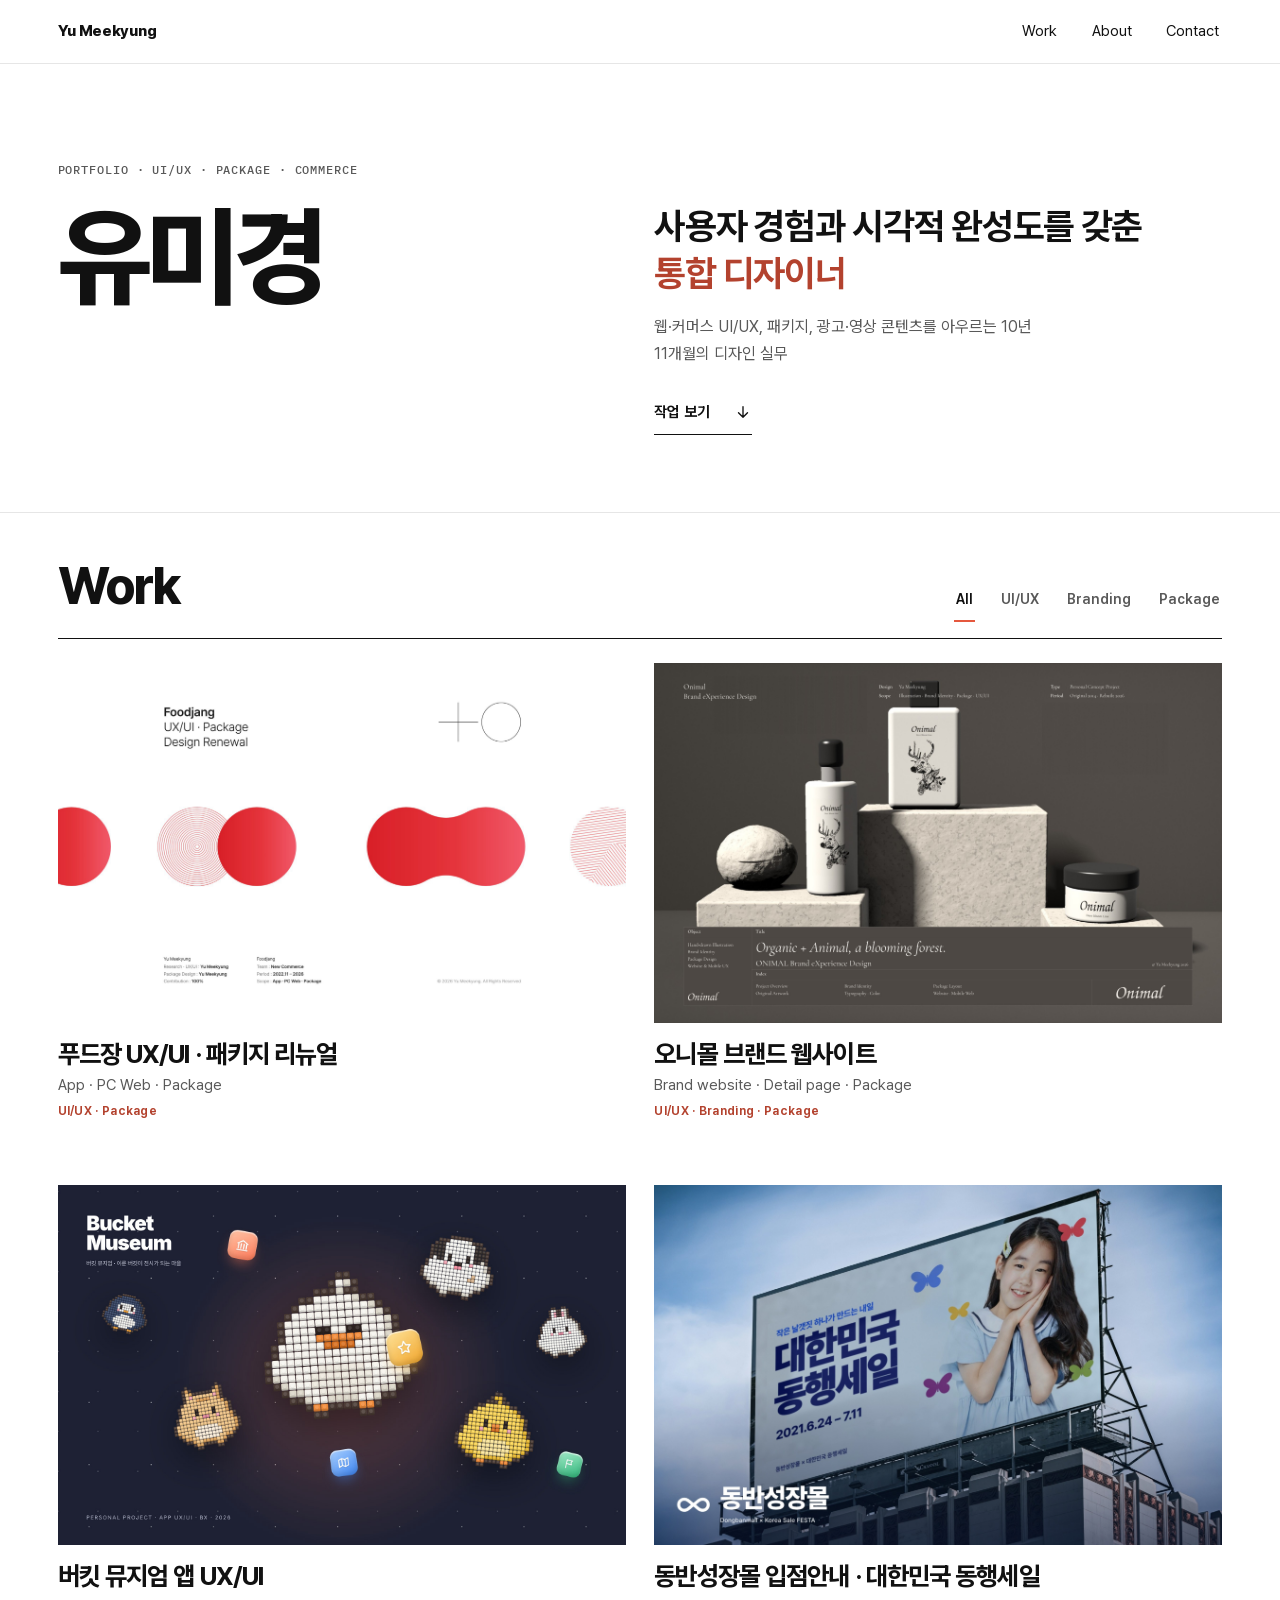
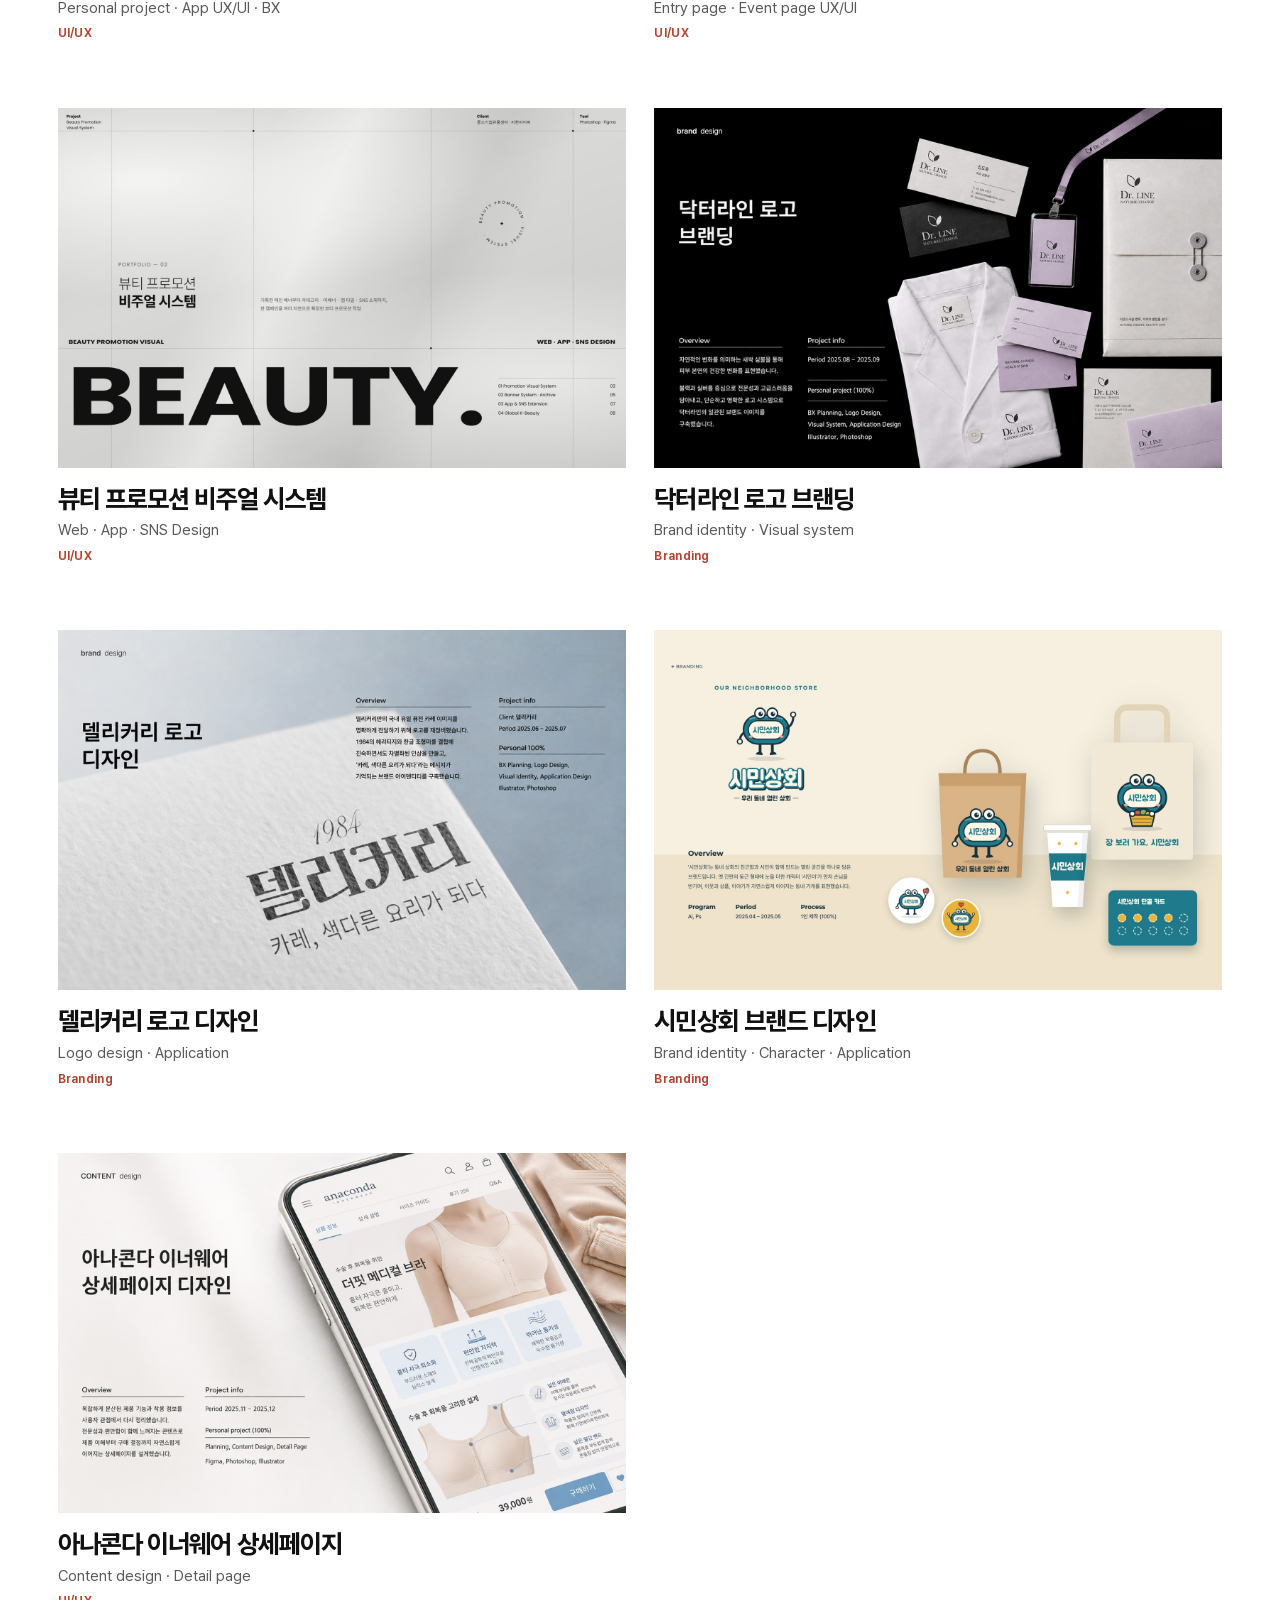
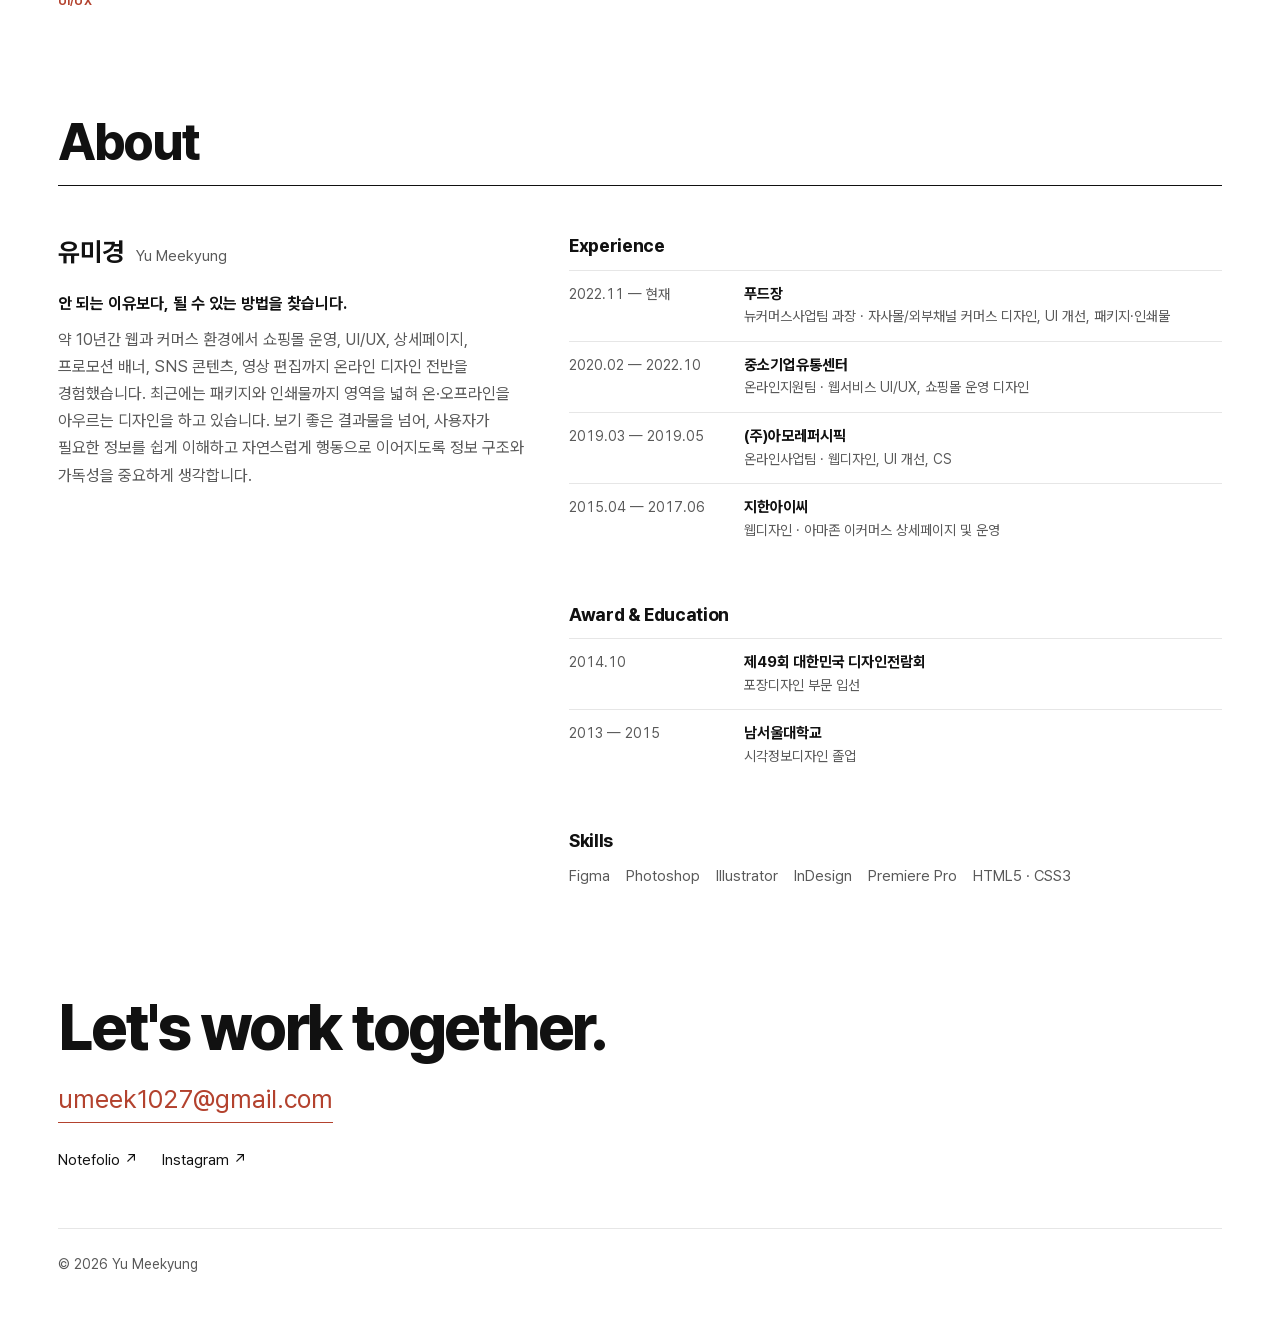
<file: index.html>
<!doctype html>
<html lang="ko">
<head>
  <meta charset="utf-8" />
  <meta name="viewport" content="width=device-width, initial-scale=1" />
  <title>유미경 — Portfolio</title>
  <meta name="description" content="UI/UX · Web · Branding · Package 디자이너 유미경 포트폴리오" />
  <meta property="og:title" content="유미경 — Portfolio" />
  <meta property="og:description" content="UI/UX · Web · Branding · Package 디자이너 유미경 포트폴리오" />
  <link rel="preconnect" href="https://fonts.googleapis.com" />
  <link rel="preconnect" href="https://fonts.gstatic.com" crossorigin />
  <link rel="stylesheet" href="https://fonts.googleapis.com/css2?family=IBM+Plex+Mono:wght@400;500&display=swap" />
  <link rel="stylesheet" href="css/style.css?v=editorial-20261118" />
</head>
<body>
  <header class="nav">
    <div class="wrap nav-inner">
      <a href="./" class="logo" data-name-en></a>
      <nav aria-label="포트폴리오">
        <a href="#work">Work</a>
        <a href="#about">About</a>
        <a href="#contact">Contact</a>
      </nav>
    </div>
  </header>

  <main>
    <section class="hero" aria-labelledby="intro-title">
      <div class="wrap hero-in">
        <p class="hero-eyebrow" data-hero-eyebrow></p>
        <h1 id="intro-title" class="hero-name" data-name></h1>
        <div class="hero-copy">
          <p class="hero-lead"><span data-hero-lead></span> <span class="hero-accent" data-hero-accent></span></p>
          <p class="hero-sub" data-hero-sub></p>
          <a href="#work" class="hero-scroll">
            작업 보기
            <svg viewBox="0 0 24 24" fill="none" stroke="currentColor" stroke-width="1.8" stroke-linecap="round" stroke-linejoin="round" aria-hidden="true"><path d="M12 5v14M6 13l6 6 6-6"/></svg>
          </a>
        </div>
      </div>
    </section>

    <section id="work" class="wrap">
      <div class="section-head">
        <h2>Work</h2>
        <div class="filters" role="group" aria-label="프로젝트 분류"></div>
      </div>
      <ul class="grid"></ul>
    </section>

    <section id="about" class="wrap about">
      <h2>About</h2>
      <div class="about-body">
        <div>
          <p class="about-name"><strong data-name></strong> <span data-name-en></span></p>
          <p class="motto" data-motto></p>
          <p data-about></p>
          <a class="btn" data-resume target="_blank" rel="noopener">이력서 PDF</a>
        </div>
        <div>
          <h3>Experience</h3>
          <ul class="exp"></ul>
          <h3>Award &amp; Education</h3>
          <ul class="exp edu"></ul>
          <h3>Skills</h3>
          <ul class="skills"></ul>
        </div>
      </div>
    </section>

    <section id="contact" class="wrap contact">
      <h2>Let's work together.</h2>
      <a class="mail" data-email></a>
      <ul class="links"></ul>
    </section>
  </main>

  <footer class="wrap footer">© <span data-year></span> <span data-name-en></span></footer>

  <script src="js/data.js?v=editorial-20261118"></script>
  <script src="js/main.js?v=editorial-20261118"></script>
</body>
</html>
</file>
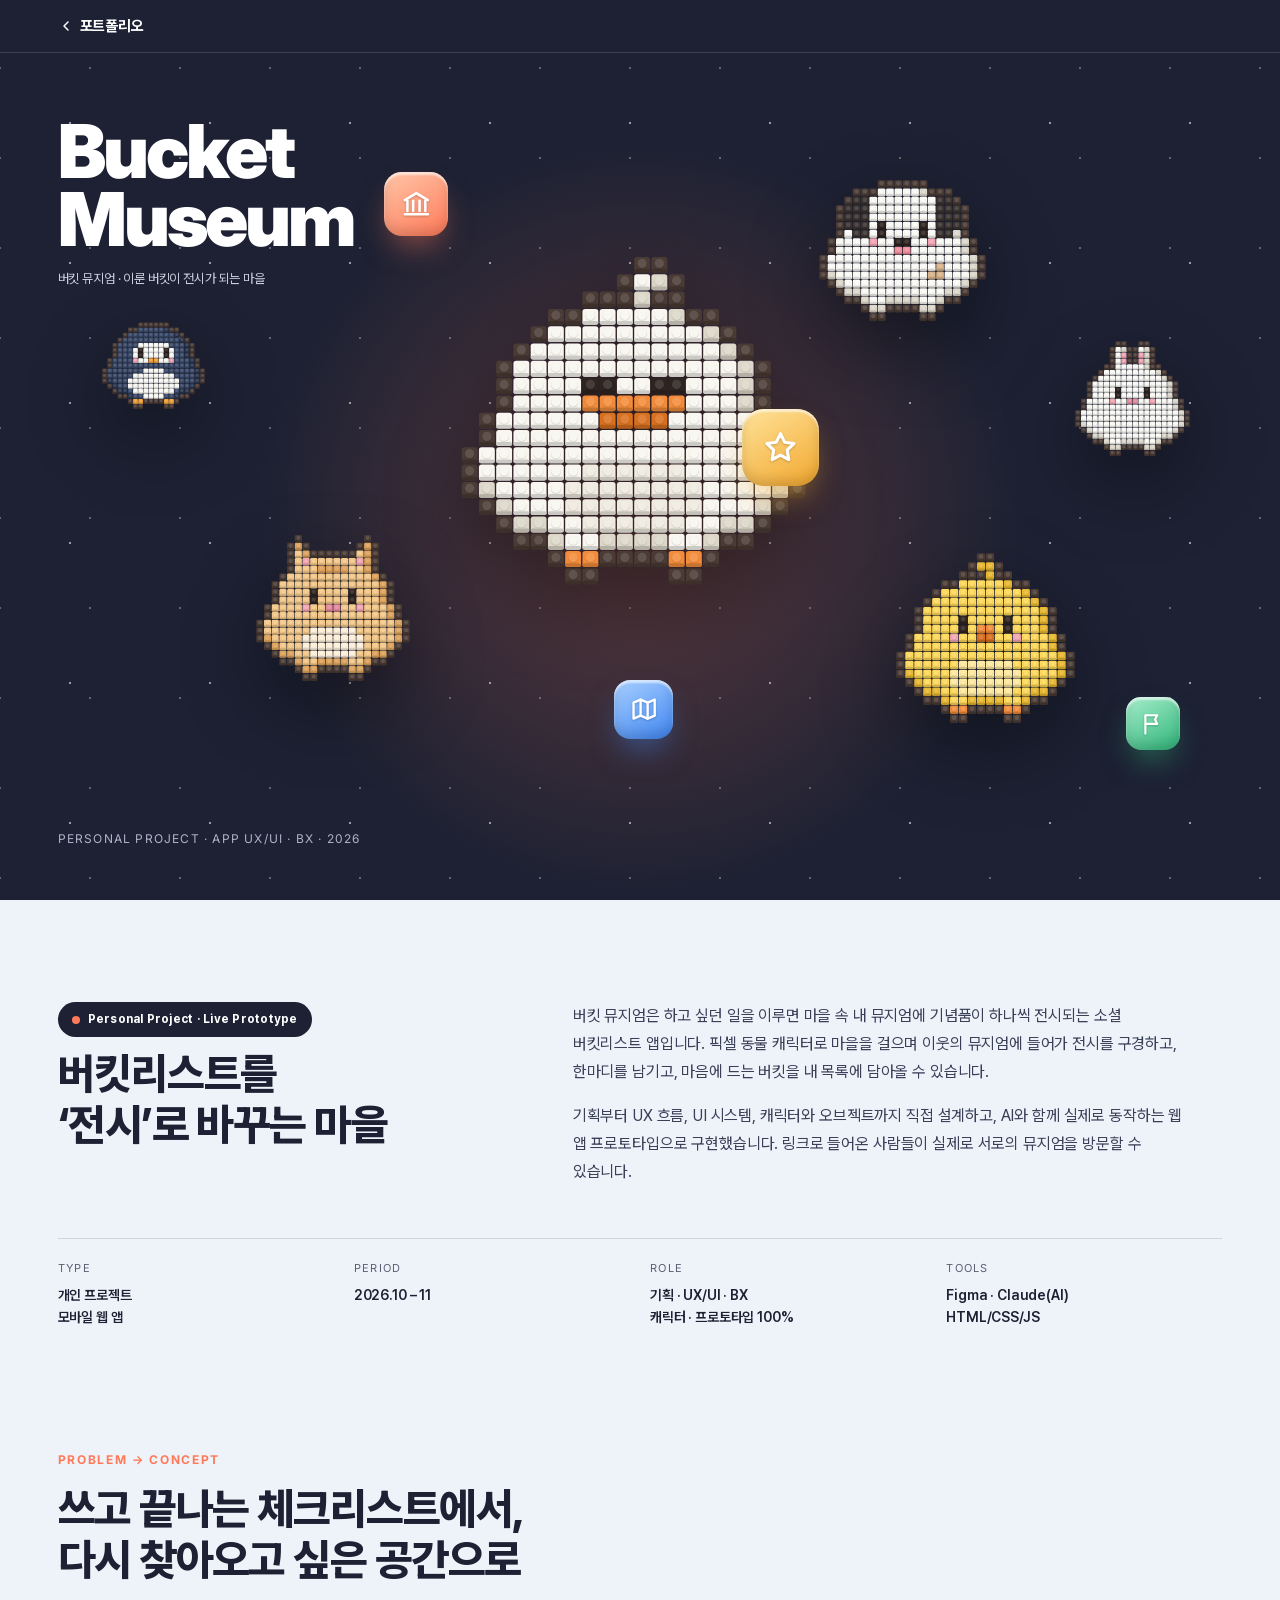
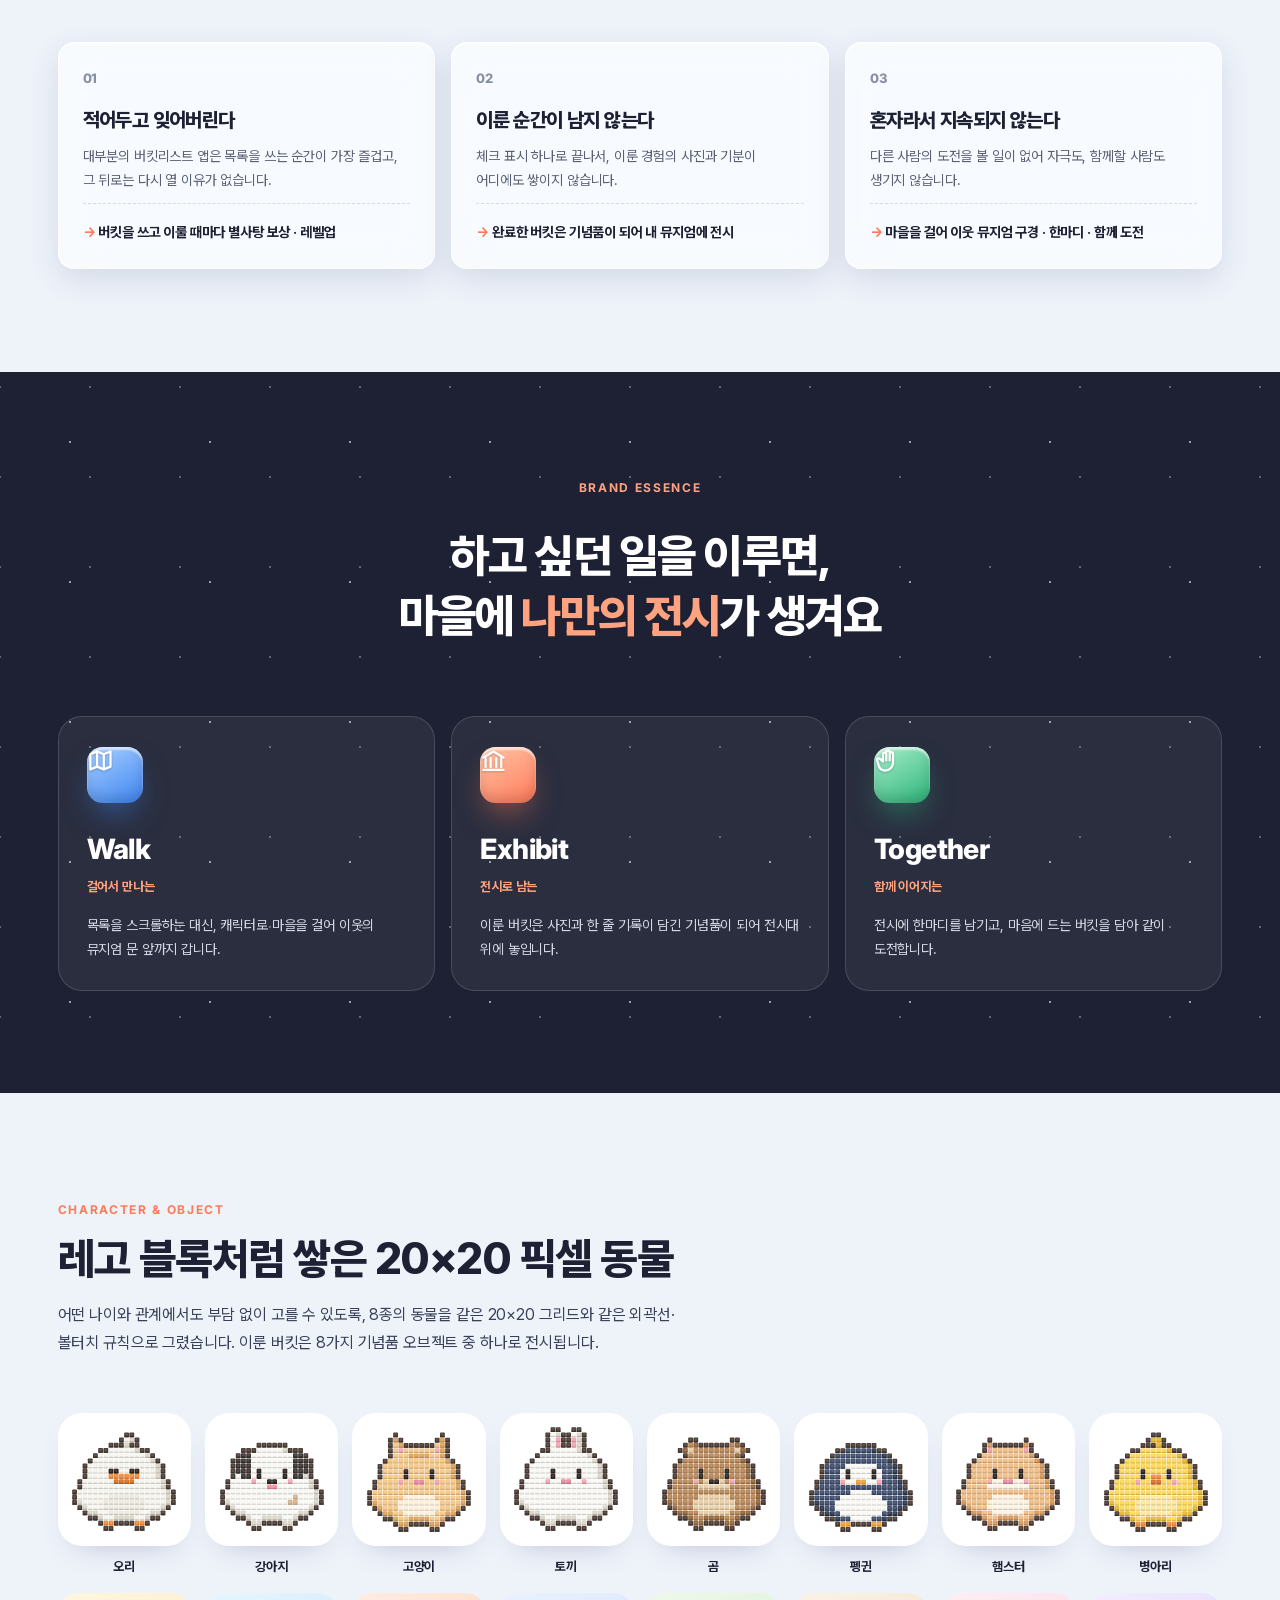
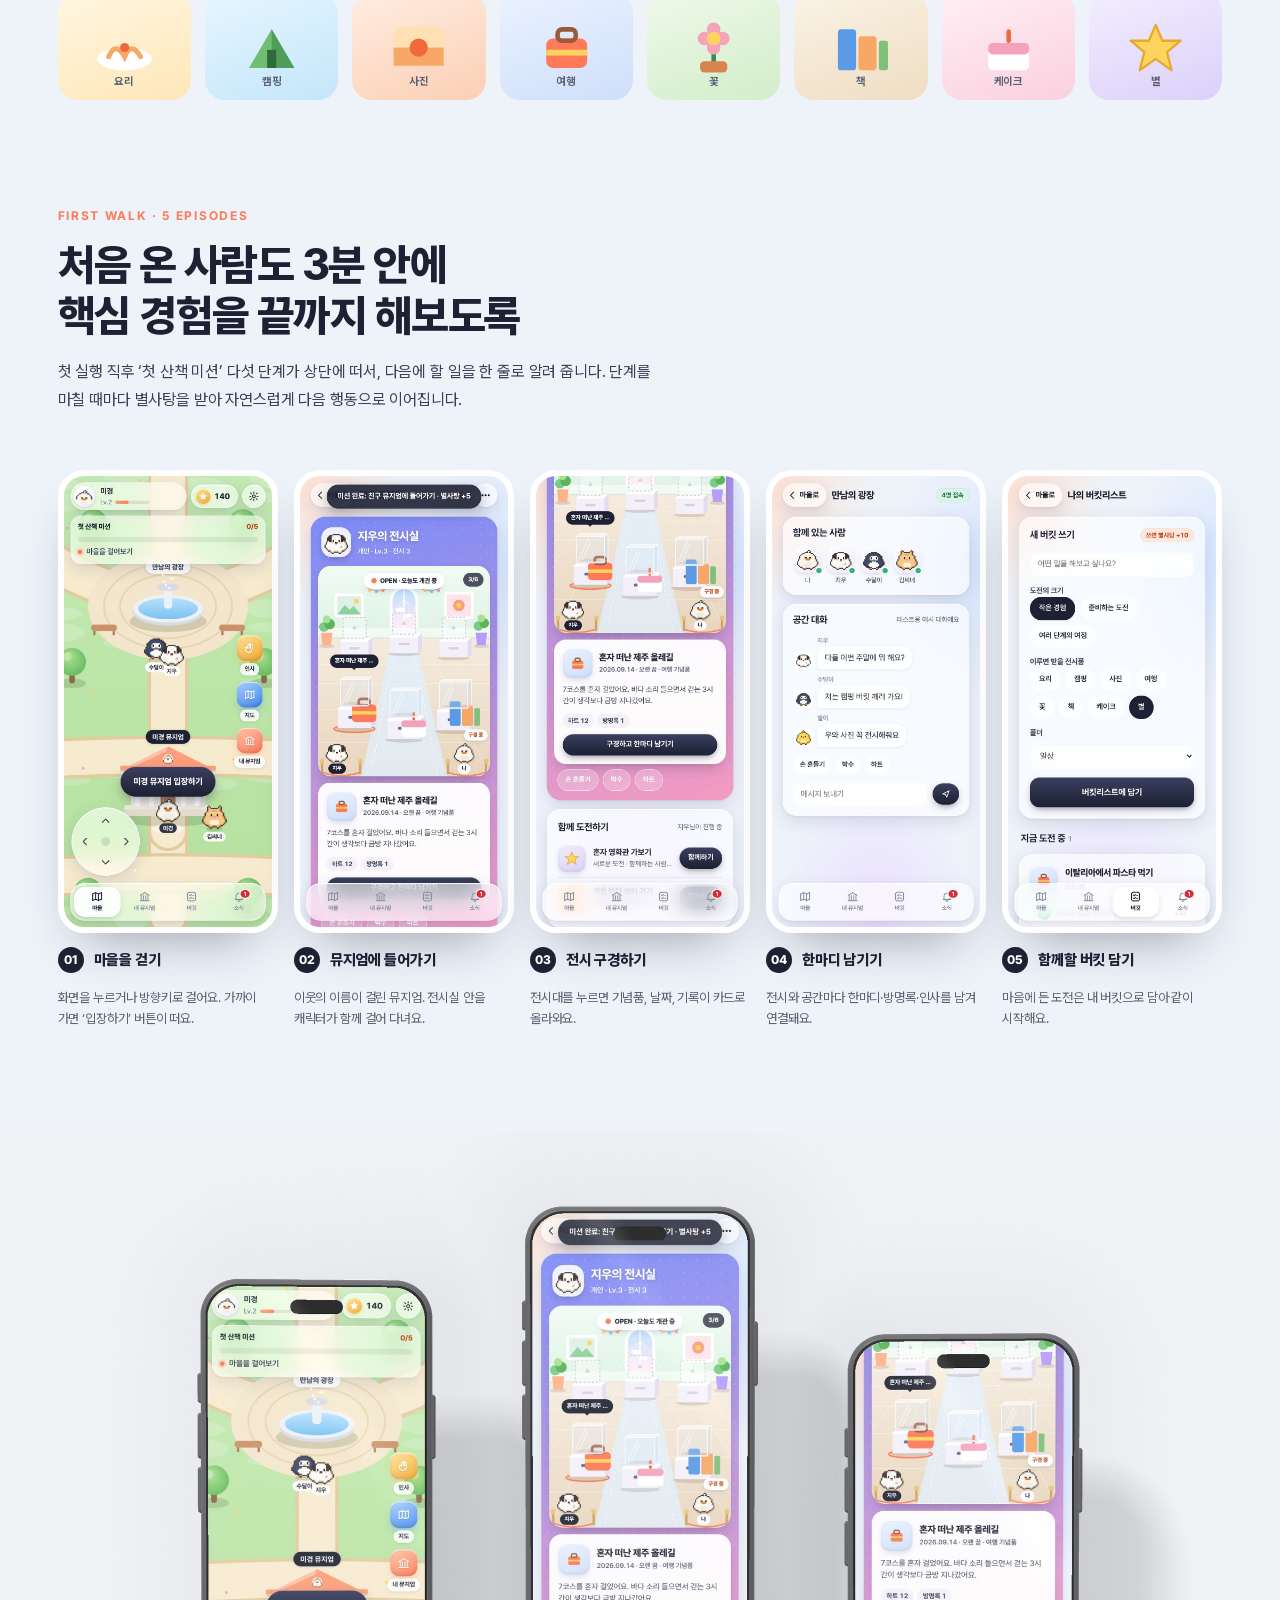
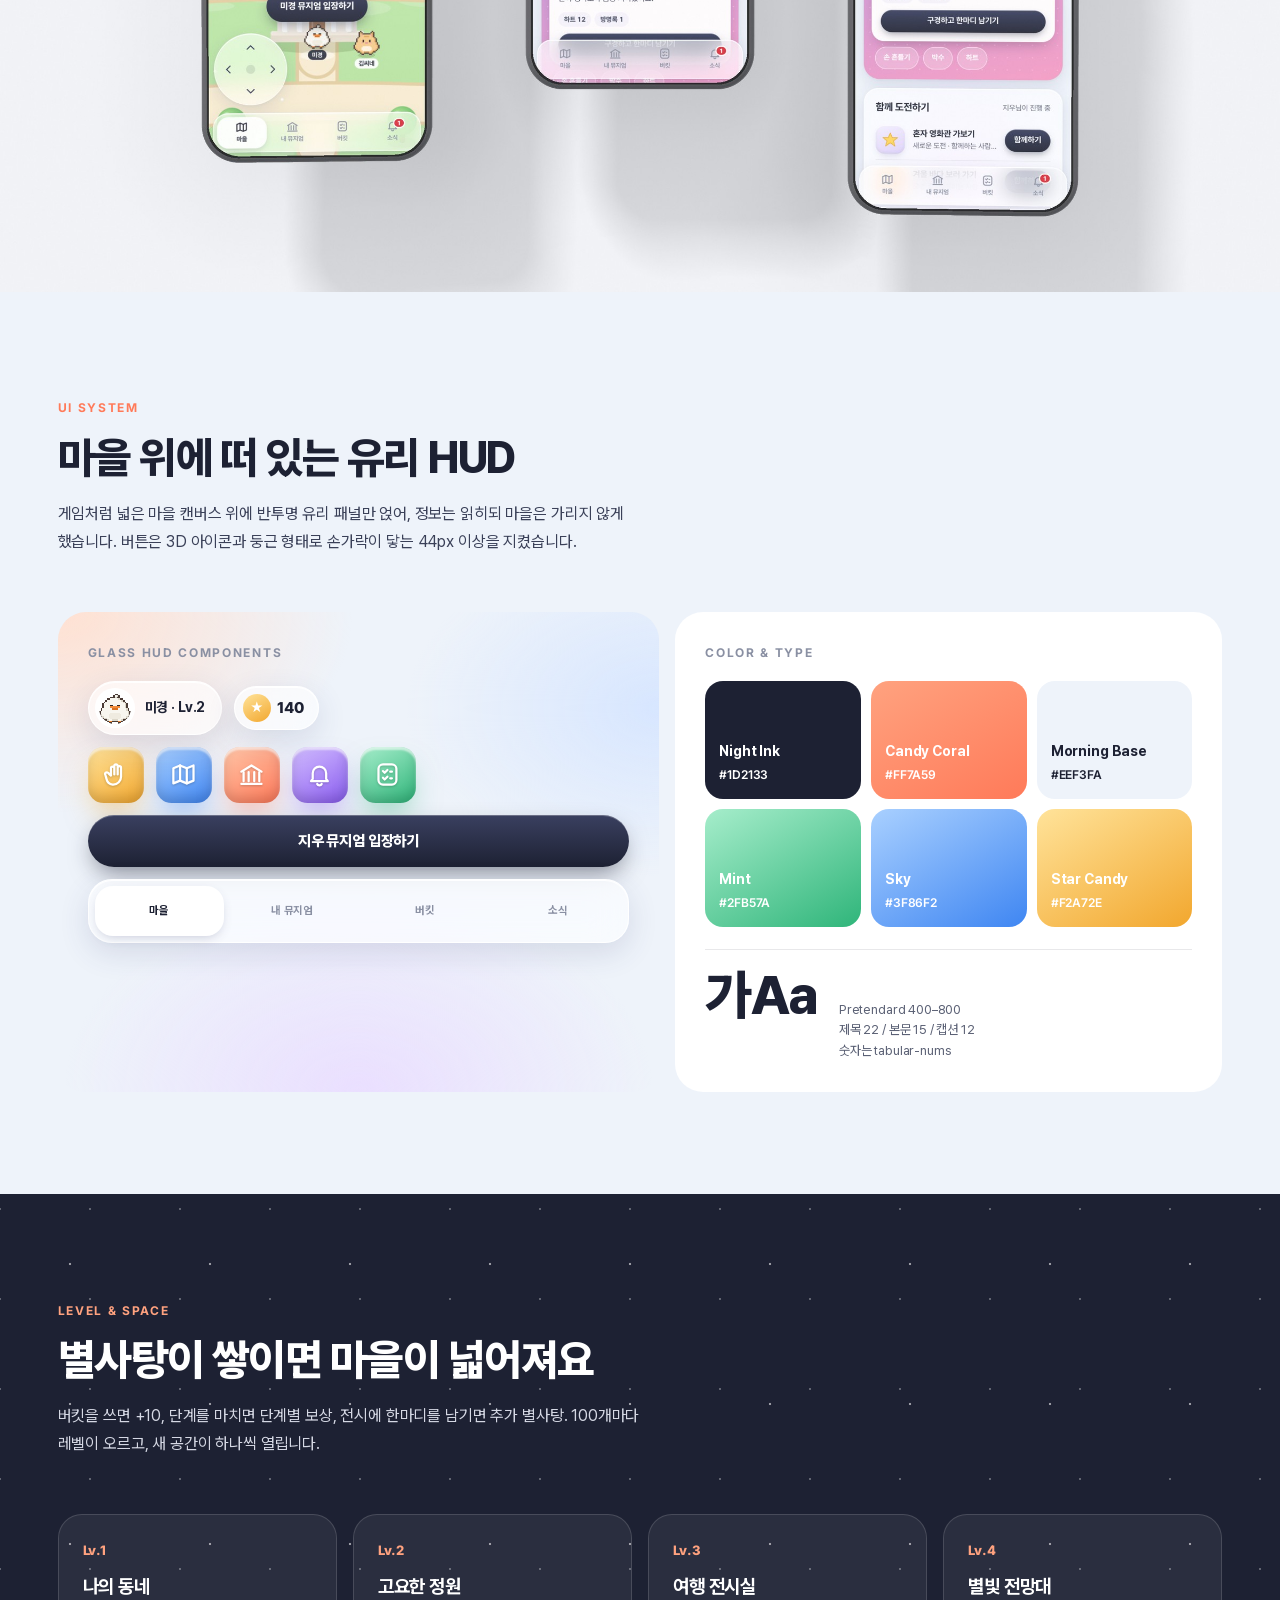
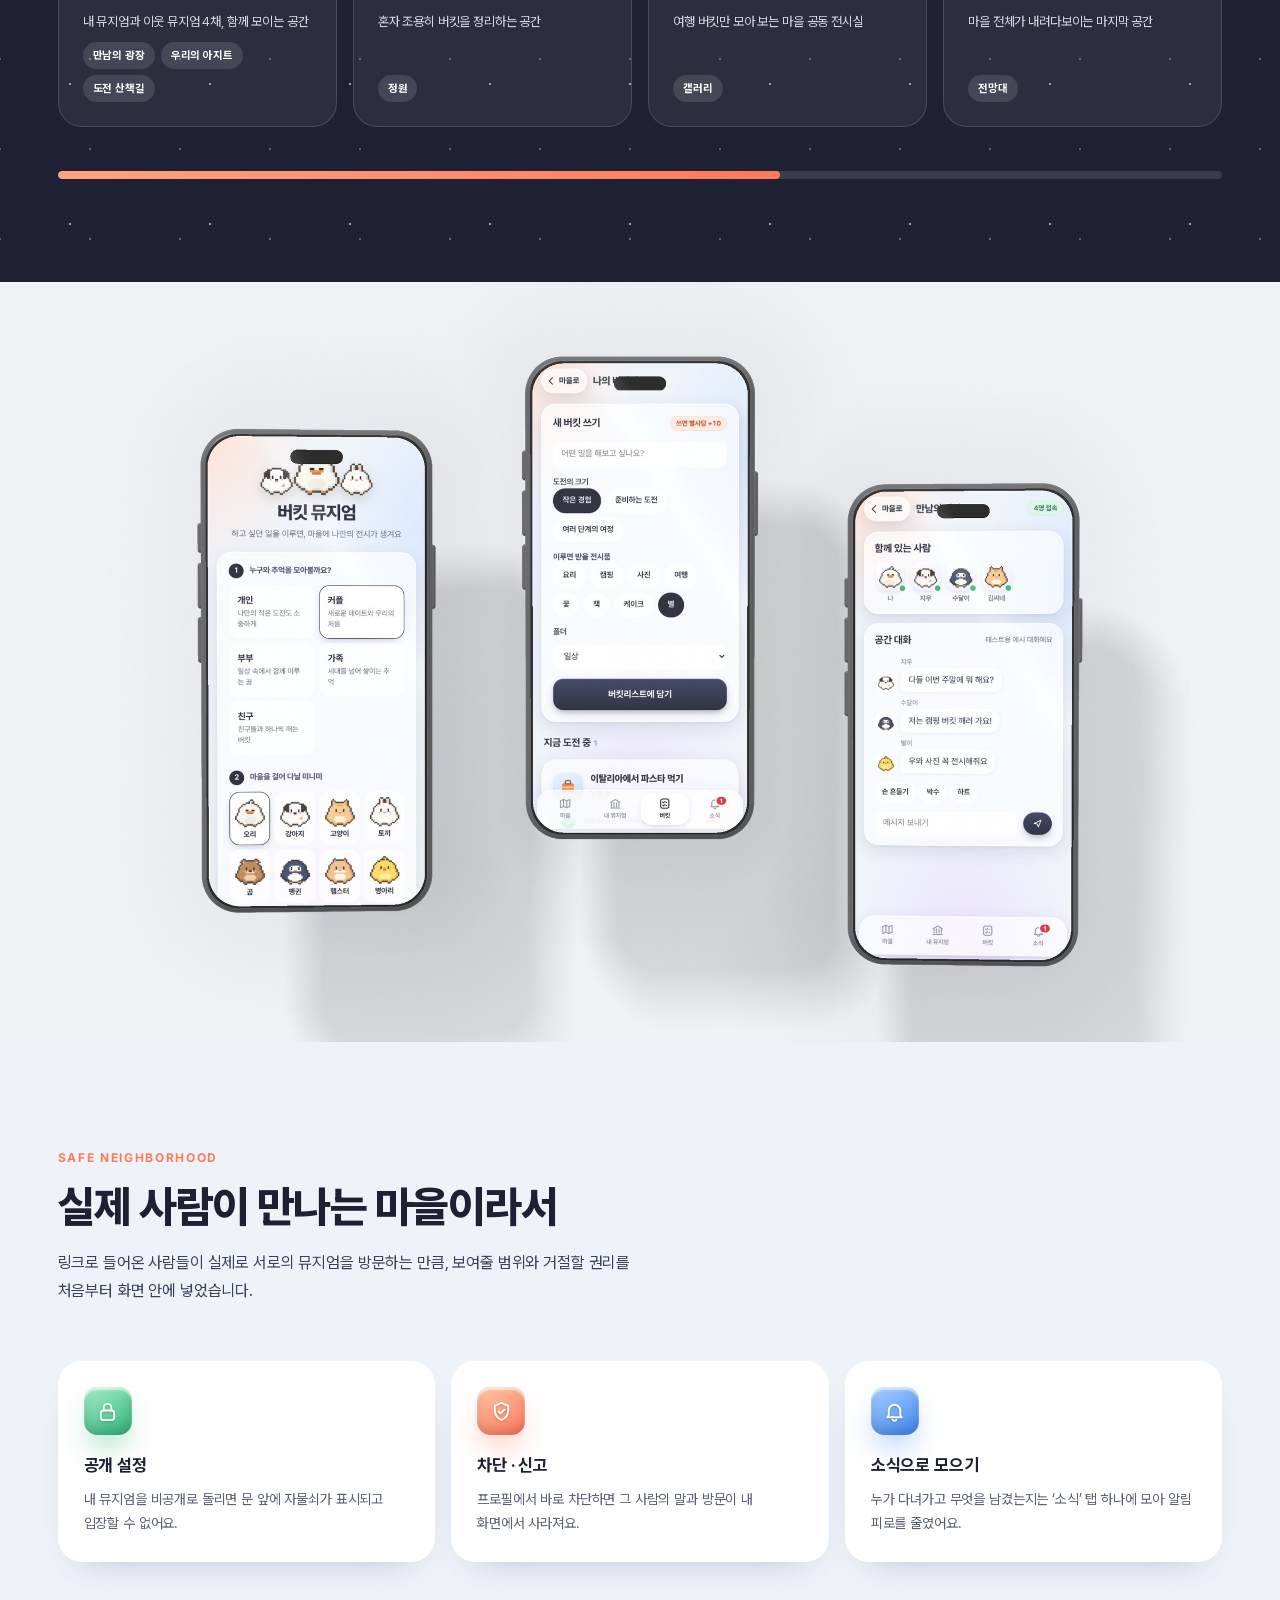
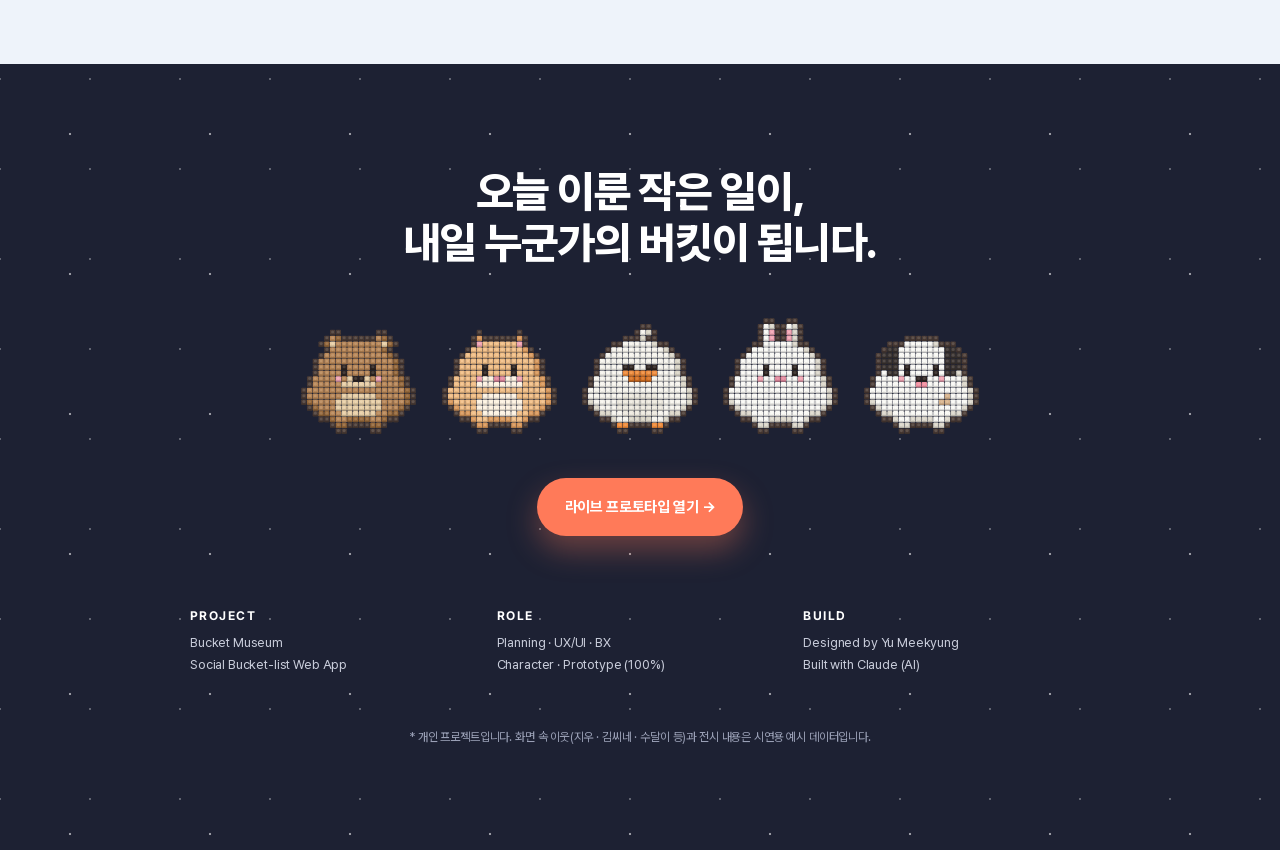
<file: works/bucket-museum/index.html>
<!doctype html><html lang="ko"><head><meta charset=utf8><meta name=viewport content="width=device-width,initial-scale=1,viewport-fit=cover"><style>:root{color-scheme:light;box-sizing:border-box;padding-top:env(safe-area-inset-top,0px);padding-bottom:env(safe-area-inset-bottom,0px)}html{scroll-padding-top:env(safe-area-inset-top,0px)}body{margin:0;padding:0;font:14px -apple-system,BlinkMacSystemFont,sans-serif;background:#fff;color:#000}img{max-width:100%}[hidden]:not([hidden=until-found i]){display:none!important}</style>
<title>Bucket Museum 앱 UX/UI — 유미경</title>
<meta name="claude:viewport-fit-sides" content="cover">
<link rel="preconnect" href="https://fonts.googleapis.com">
<link rel="preconnect" href="https://fonts.gstatic.com" crossorigin>
<link rel="stylesheet" href="https://fonts.googleapis.com/css2?family=Inter:wght@300;400;500;600;700;800;900&family=Noto+Sans+KR:wght@300;400;500;700;800&display=swap">
<style>
@font-face{font-family:"Pretendard Variable";src:url("../../assets/fonts/PretendardVariable.woff2") format("woff2");font-weight:45 920;font-style:normal;font-display:swap}
:root{
  --navy:#1D2133; --navy2:#252A40; --ink:#1D2133; --ink2:#3A4058; --mute:#5B6175; --faint:#8A90A3;
  --base:#EEF3FA; --base2:#F6F8FC; --coral:#FF7A59; --coral2:#FFA27F; --mint:#2FB57A; --sky:#3F86F2; --lav:#8A5CF0; --sun:#F2A72E;
  --f:"Pretendard Variable","Pretendard","Noto Sans KR","Apple SD Gothic Neo",sans-serif; --en:"Inter","Pretendard Variable",Arial,sans-serif;
  --gut:max(clamp(20px,4.5vw,64px),env(safe-area-inset-left,0px));
  --gutR:max(clamp(20px,4.5vw,64px),env(safe-area-inset-right,0px));
  --max:1280px; --space-section:clamp(64px,8vw,112px);
  --rail:max(var(--gut),calc((100% - var(--max))/2));
  color-scheme:light;
}
*{box-sizing:border-box}
html{scroll-behavior:smooth}
body{margin:0;background:var(--base);color:var(--ink);font-family:var(--f);font-size:15px;line-height:1.75;letter-spacing:-.01em;-webkit-font-smoothing:antialiased;word-break:keep-all;overflow-x:clip}
img{display:block;max-width:100%;height:auto}
p{margin:0}
.wrap{width:min(calc(100% - var(--gut) - var(--gutR)),var(--max));margin-inline:auto}
.sec{padding-block:var(--space-section)}
.pf-nav{position:sticky;top:env(safe-area-inset-top,0px);z-index:50;background:var(--navy);color:#fff;border-bottom:1px solid rgba(255,255,255,.14)}
.pf-back{display:inline-flex;align-items:center;gap:6px;min-height:52px;color:inherit;font-weight:700;text-decoration:none}
.pf-back svg{width:16px;height:16px}
.pf-back:hover{color:var(--coral2)}
a:focus-visible{outline:2px solid currentColor;outline-offset:4px}
.lab{font-family:var(--en);font-weight:700;font-size:12px;letter-spacing:.14em;text-transform:uppercase;color:var(--coral)}
.h2{margin:12px 0 0;font-family:var(--f);font-weight:800;font-size:clamp(32px,3.4vw,52px);line-height:1.17;letter-spacing:-.035em;text-wrap:balance}
.lead{margin-top:16px;color:var(--ink2);font-size:clamp(16px,1.25vw,18px);max-width:62ch}
.dark{background:var(--navy);color:#fff}
.dark .lead{color:#D5D8E4}.dark .lab{color:var(--coral2)}
.stars{background-image:radial-gradient(rgba(255,255,255,.55) 1px,transparent 1.6px),radial-gradient(rgba(255,255,255,.3) 1px,transparent 1.4px);background-size:140px 140px,90px 90px;background-position:0 0,45px 60px}
.glass{background:rgba(255,255,255,.62);-webkit-backdrop-filter:blur(20px) saturate(160%);backdrop-filter:blur(20px) saturate(160%);border:1px solid rgba(255,255,255,.9);box-shadow:0 10px 30px rgba(58,64,110,.14),inset 0 1px 0 rgba(255,255,255,.9)}
.i3d{display:grid;place-items:center;border-radius:28%;color:#fff;background:linear-gradient(150deg,var(--g1),var(--g2));box-shadow:inset 0 3px 2px rgba(255,255,255,.6),inset 0 -6px 12px rgba(0,0,0,.14),0 16px 30px -8px var(--gs)}
.i3d svg{width:48%;height:48%;fill:none;stroke:#fff;stroke-width:2;stroke-linecap:round;stroke-linejoin:round;filter:drop-shadow(0 1px 1px rgba(0,0,0,.2))}
.pk{--g1:#FFC6A8;--g2:#FF7A59;--gs:rgba(255,122,89,.5)}.mt{--g1:#A6EDCB;--g2:#2FB57A;--gs:rgba(47,181,122,.5)}.sk{--g1:#A9D0FF;--g2:#3F86F2;--gs:rgba(63,134,242,.5)}.lv{--g1:#D3BEFF;--g2:#8A5CF0;--gs:rgba(138,92,240,.5)}.sn{--g1:#FFE39A;--g2:#F2A72E;--gs:rgba(242,167,46,.5)}
@media (prefers-reduced-motion:reduce){html{scroll-behavior:auto}.fl{animation:none}}
@keyframes fl{0%,100%{transform:translateY(0) rotate(var(--r,0deg))}50%{transform:translateY(-14px) rotate(var(--r,0deg))}}
.fl{animation:fl 5s ease-in-out infinite}

/* cover */
.cover{position:relative;min-height:clamp(560px,calc(100svh - 53px),860px);overflow:hidden}
.cover .logo{position:absolute;left:var(--rail);top:clamp(32px,5vw,72px);z-index:3}
.cover .logo h1{margin:0;font-family:var(--en);font-weight:900;font-size:clamp(44px,5.8vw,88px);line-height:.92;letter-spacing:-.04em}
.cover .logo span{display:block;margin-top:14px;font-size:clamp(13px,1vw,16px);color:#C9CDDB}
.cover .tag{position:absolute;left:var(--rail);right:var(--gutR);bottom:clamp(24px,4vw,56px);z-index:3;font-family:var(--en);font-size:12px;letter-spacing:.1em;color:#AEB3C6;text-transform:uppercase}
.obj{position:absolute;left:var(--object-left);top:var(--object-top);width:var(--object-width);height:var(--object-height,auto)}
.obj img{width:100%;height:auto;filter:drop-shadow(0 30px 40px rgba(0,0,0,.45))}
.cover .glow{position:absolute;left:50%;top:55%;width:70vw;height:70vw;transform:translate(-50%,-50%);background:radial-gradient(circle,rgba(255,122,89,.28),transparent 60%);pointer-events:none}
@media (max-width:900px){
  .cover{min-height:clamp(520px,145vw,625px)}
  .cover .logo h1{font-size:clamp(46px,9vw,72px)}
  .cover .tag{font-size:11px}
  .cover .duck{left:30%;top:36%;width:41%}
  .cover .dog{left:65%;top:24%;width:25%}
  .cover .cat{left:8%;top:62%;width:min(26%,170px)}
  .cover .chick{left:65%;top:63%;width:min(25%,170px)}
  .cover .bunny{left:74%;top:46%;width:21%}
  .cover .penguin{left:7%;top:40%;width:20%}
  .cover .sn{left:60%;top:53%;width:11%;height:auto;aspect-ratio:1}
  .cover .pk{left:28%;top:31%;width:11%;height:auto;aspect-ratio:1}
  .cover .sk{left:42%;top:74%;width:10%;height:auto;aspect-ratio:1}
  .cover .mt{left:86%;top:79%;width:9%;height:auto;aspect-ratio:1}
}

/* overview */
.ov{display:grid;grid-template-columns:minmax(0,1fr) minmax(0,1.4fr);gap:clamp(24px,4vw,56px);align-items:start}
.facts{display:grid;grid-template-columns:repeat(4,minmax(0,1fr));gap:20px;margin-top:clamp(28px,4vw,56px);padding-top:20px;border-top:1px solid rgba(29,33,51,.15)}
.facts dt{font-family:var(--en);font-size:11px;letter-spacing:.12em;text-transform:uppercase;color:var(--mute)}
.facts dd{margin:6px 0 0;font-size:14px;line-height:1.6;font-weight:600}
.badge{display:inline-flex;align-items:center;gap:8px;padding:7px 14px;border-radius:999px;background:var(--navy);color:#fff;font-size:12px;font-weight:700;letter-spacing:.02em}
.badge i{width:8px;height:8px;border-radius:50%;background:var(--coral)}
@media (max-width:760px){.ov{grid-template-columns:1fr}.facts{grid-template-columns:1fr 1fr}}

/* problem → concept */
.pc{display:grid;grid-template-columns:repeat(3,minmax(0,1fr));gap:16px;margin-top:56px}
.pc .c{border-radius:16px;padding:24px;min-height:0;display:flex;flex-direction:column;gap:10px}
.pc .c .n{font-family:var(--en);font-weight:800;font-size:13px;color:var(--faint)}
.pc .c h3{margin:6px 0 0;font-size:20px;font-weight:800;letter-spacing:-.03em;line-height:1.4}
.pc .c p{font-size:14px;color:var(--mute)}
.pc .c .to{margin-top:auto;padding-top:16px;border-top:1px dashed rgba(29,33,51,.15);font-size:14px;font-weight:700;color:var(--ink)}
.pc .c .to::before{content:"→ ";color:var(--coral)}
@media (max-width:760px){.pc{grid-template-columns:1fr}}

/* manifesto */
.mani{position:relative;text-align:center;overflow:hidden}
.mani .big{font-weight:800;font-size:clamp(30px,3.6vw,60px);line-height:1.3;letter-spacing:-.04em;margin:26px auto 0;max-width:1000px}
.mani .big em{font-style:normal;color:var(--coral2)}
.ess{display:grid;grid-template-columns:repeat(3,minmax(0,1fr));gap:16px;margin-top:70px;text-align:left}
.ess .e{border-radius:24px;padding:28px;background:rgba(255,255,255,.06);border:1px solid rgba(255,255,255,.14)}
.ess .e b{display:block;font-family:var(--en);font-weight:800;font-size:28px;letter-spacing:-.02em}
.ess .e span{display:block;margin-top:2px;font-size:13px;color:var(--coral2);font-weight:700}
.ess .e p{margin-top:14px;font-size:14px;color:#D5D8E4}
.ess .i3d{width:56px;height:56px;margin-bottom:22px}
@media (max-width:760px){.ess{grid-template-columns:1fr}}

/* characters */
.cast{display:grid;grid-template-columns:repeat(8,minmax(0,1fr));gap:14px;margin-top:56px}
.cast figure{margin:0;text-align:center}
.cast .pad{aspect-ratio:1;border-radius:24px;display:grid;place-items:center;background:#fff;box-shadow:0 14px 30px -18px rgba(58,64,110,.35)}
.cast img{width:78%}
.cast figcaption{margin-top:10px;font-size:13px;font-weight:700}
.objs{display:grid;grid-template-columns:repeat(8,minmax(0,1fr));gap:14px;margin-top:14px}
.objs div{aspect-ratio:1.25;border-radius:20px;display:grid;place-items:center;position:relative}
.objs svg{width:58%;height:auto}
.objs span{position:absolute;left:0;right:0;bottom:8px;font-size:11px;font-weight:700;color:var(--mute);text-align:center}
@media (max-width:760px){.cast,.objs{grid-template-columns:repeat(4,minmax(0,1fr))}}

/* episodes */
.eps{display:grid;grid-template-columns:repeat(5,minmax(0,1fr));gap:16px;margin-top:56px}
.ep{display:flex;flex-direction:column;gap:14px}
.ep .scr{border-radius:26px;overflow:hidden;background:#fff;border:6px solid #fff;box-shadow:0 26px 50px -26px rgba(29,33,51,.45)}
.ep .scr img{width:100%;height:auto}
.ep .n{display:flex;align-items:center;gap:10px;font-weight:800;font-size:15px}
.ep .n i{font-style:normal;width:26px;height:26px;border-radius:50%;background:var(--navy);color:#fff;display:grid;place-items:center;font-size:12px;font-family:var(--en)}
.ep p{font-size:13px;color:var(--mute);line-height:1.65}
.ep .st{display:inline-block;margin-top:2px;font-size:11px;font-weight:700;color:var(--coral);font-family:var(--en)}
@media (max-width:900px){.eps{grid-template-columns:repeat(2,minmax(0,1fr))}}
@media (max-width:420px){.ep .scr{border-width:4px;border-radius:16px}}

/* full mockup */
.mock{background:#E9EDF5}
.mock img{width:100%;max-width:1440px;margin-inline:auto}
.cap{display:flex;justify-content:space-between;gap:16px;padding:18px var(--gutR) 0 var(--gut);font-family:var(--en);font-size:12px;color:var(--faint);letter-spacing:.06em;text-transform:uppercase}

/* ui system */
.ui{display:grid;grid-template-columns:minmax(0,1.1fr) minmax(0,1fr);gap:16px;margin-top:56px}
.panel{border-radius:28px;padding:30px;position:relative;overflow:hidden}
.panel h4{margin:0 0 18px;font-family:var(--en);font-size:12px;letter-spacing:.14em;text-transform:uppercase;color:var(--faint)}
.chips{display:grid;grid-template-columns:repeat(3,minmax(0,1fr));gap:10px}
.chip{border-radius:18px;height:118px;padding:14px;display:flex;flex-direction:column;justify-content:flex-end;color:#fff;font-family:var(--en);font-size:12px;font-weight:600}
.chip b{font-size:14px;font-family:var(--f)}
.gpanel{background:radial-gradient(70% 60% at 0% 0%,#FFE1D2 0%,transparent 70%),radial-gradient(60% 50% at 100% 20%,#D7E6FF 0%,transparent 70%),radial-gradient(70% 60% at 50% 100%,#EADFFF 0%,transparent 70%),#EEF3FA}
.gdemo{display:flex;flex-direction:column;gap:12px}
.gdemo .row{display:flex;gap:12px;align-items:center}
.gdemo .me{display:flex;align-items:center;gap:10px;padding:6px 16px 6px 6px;border-radius:999px;font-weight:700;font-size:14px}
.gdemo .me img{width:40px;height:40px;border-radius:50%;background:#fff;padding:4px}
.gdemo .candy{display:flex;align-items:center;gap:6px;padding:0 14px 0 8px;height:44px;border-radius:999px;font-weight:800;font-family:var(--en)}
.gdemo .candy i{width:28px;height:28px;border-radius:50%;background:linear-gradient(150deg,#FFE39A,#F2A72E);display:grid;place-items:center;color:#fff;font-style:normal;font-size:13px}
.gdemo .btn{height:52px;border-radius:999px;display:grid;place-items:center;color:#fff;font-weight:800;background:linear-gradient(180deg,#3A4060,#1D2133);box-shadow:inset 0 1px 0 rgba(255,255,255,.25),0 10px 24px -6px rgba(29,33,51,.55)}
.gdemo .icons{display:flex;gap:12px}
.gdemo .icons .i3d{width:56px;height:56px}
.gdemo .dock{display:grid;grid-template-columns:repeat(4,1fr);gap:4px;border-radius:24px;padding:6px}
.gdemo .dock span{height:50px;border-radius:18px;display:grid;place-items:center;font-size:11px;font-weight:700;color:var(--faint)}
.gdemo .dock span.on{background:#fff;color:var(--ink);box-shadow:0 4px 12px -4px rgba(58,64,110,.3)}
.type{display:flex;align-items:baseline;gap:22px;margin-top:22px;padding-top:18px;border-top:1px solid rgba(29,33,51,.1)}
.type b{font-size:54px;font-weight:800;letter-spacing:-.04em;line-height:1}
.type span{font-size:13px;color:var(--mute);line-height:1.6}
@media (max-width:760px){.ui{grid-template-columns:1fr}}

/* level map */
.lvmap{display:grid;grid-template-columns:repeat(4,minmax(0,1fr));gap:16px;margin-top:56px}
.lvc{border-radius:24px;padding:24px;min-height:200px;display:flex;flex-direction:column;gap:8px;background:rgba(255,255,255,.06);border:1px solid rgba(255,255,255,.14)}
.lvc .l{font-family:var(--en);font-weight:800;font-size:13px;color:var(--coral2)}
.lvc b{font-size:19px}
.lvc p{font-size:13px;color:#D5D8E4}
.lvc .pl{margin-top:auto;display:flex;flex-wrap:wrap;gap:6px}
.lvc .pl span{font-size:11px;font-weight:700;padding:4px 10px;border-radius:999px;background:rgba(255,255,255,.12)}
.lvbar{position:relative;height:8px;border-radius:999px;background:rgba(255,255,255,.12);margin-top:44px;overflow:hidden}
.lvbar i{position:absolute;inset:0 auto 0 0;width:62%;border-radius:999px;background:linear-gradient(90deg,var(--coral2),var(--coral))}
@media (max-width:760px){.lvmap{grid-template-columns:1fr 1fr}}

/* safety */
.safe{display:grid;grid-template-columns:repeat(3,minmax(0,1fr));gap:16px;margin-top:56px}
.safe .c{border-radius:24px;padding:26px;background:#fff;box-shadow:0 16px 36px -24px rgba(58,64,110,.4)}
.safe .c b{display:block;font-size:17px;margin-top:16px}
.safe .c p{margin-top:6px;font-size:14px;color:var(--mute)}
.safe .i3d{width:48px;height:48px}
@media (max-width:760px){.safe{grid-template-columns:1fr}}

/* ending */
.end{position:relative;overflow:hidden;text-align:center}
.end .row{display:flex;justify-content:center;gap:clamp(8px,2vw,30px);margin-top:50px}
.end .row img{width:clamp(70px,9vw,140px)}
.cta{display:inline-block;margin-top:44px;padding:16px 28px;border-radius:999px;background:var(--coral);color:#fff;font-weight:700;font-size:15px;text-decoration:none;box-shadow:0 14px 30px rgba(255,122,89,.35)}
.credit{display:grid;grid-template-columns:repeat(3,minmax(0,1fr));gap:20px;max-width:900px;margin:70px auto 0;text-align:left;font-size:13px;color:#C9CDDB;line-height:1.7}
.credit b{display:block;color:#fff;font-size:12px;font-family:var(--en);letter-spacing:.12em;text-transform:uppercase;margin-bottom:6px}
.note{margin-top:50px;font-size:12px;color:#9AA0B6}
@media (max-width:760px){.credit{grid-template-columns:1fr}}
</style>
</head>
<body>
<nav class="pf-nav" aria-label="포트폴리오">
  <div class="wrap">
    <a class="pf-back" href="../../#work"><svg viewBox="0 0 24 24" fill="none" stroke="currentColor" stroke-width="2.2" stroke-linecap="round" stroke-linejoin="round" aria-hidden="true"><path d="M15 18l-6-6 6-6"/></svg>포트폴리오</a>
  </div>
</nav>


<svg width="0" height="0" style="position:absolute" aria-hidden="true">
  <symbol id="g-star" viewBox="0 0 24 24"><path d="m12 3 2.7 5.6 6.1.9-4.4 4.3 1 6.1L12 17l-5.4 2.9 1-6.1-4.4-4.3 6.1-.9z"/></symbol>
  <symbol id="g-museum" viewBox="0 0 24 24"><path d="M3 9.5 12 4l9 5.5"/><path d="M5 10v8M9.5 10v8M14.5 10v8M19 10v8M3 20.5h18"/></symbol>
  <symbol id="g-map" viewBox="0 0 24 24"><path d="M9 4 3 6.5v13.5L9 17.5l6 2.5 6-2.5V4l-6 2.5z"/><path d="M9 4v13.5M15 6.5V20"/></symbol>
  <symbol id="g-hand" viewBox="0 0 24 24"><path d="M8 13V6.5a1.5 1.5 0 0 1 3 0V12M11 11V4.5a1.5 1.5 0 0 1 3 0V12M14 11V6a1.5 1.5 0 0 1 3 0v8a7 7 0 0 1-7 7h-.5A6.5 6.5 0 0 1 4 16l-1-3.5A1.5 1.5 0 0 1 5.8 11L8 13"/></symbol>
  <symbol id="g-flag" viewBox="0 0 24 24"><path d="M5 21V4M5 4h11l-2 4 2 4H5"/></symbol>
  <symbol id="g-lock" viewBox="0 0 24 24"><rect x="5" y="11" width="14" height="10" rx="3"/><path d="M8 11V8a4 4 0 0 1 8 0v3"/></symbol>
  <symbol id="g-shield" viewBox="0 0 24 24"><path d="M12 3l7 3v5c0 5-3 8-7 10-4-2-7-5-7-10V6z"/><path d="M9 12l2 2 4-4"/></symbol>
  <symbol id="g-bell" viewBox="0 0 24 24"><path d="M6 16V11a6 6 0 1 1 12 0v5l1.5 2h-15z"/><path d="M10 20.5a2.2 2.2 0 0 0 4 0"/></symbol>
  <symbol id="g-list" viewBox="0 0 24 24"><rect x="4" y="3" width="16" height="18" rx="4"/><path d="m8 9 1.5 1.5L12 8M8 15l1.5 1.5L12 14M14.5 9.5H16M14.5 15.5H16"/></symbol>
</svg>

<!-- ===== COVER (com2us-style 3D objects + TCO starfield) ===== -->
<header class="cover dark stars" aria-labelledby="t">
  <div class="glow"></div>
  <div class="logo"><h1 id="t">Bucket<br>Museum</h1><span>버킷 뮤지엄 · 이룬 버킷이 전시가 되는 마을</span></div>
  <div class="obj fl duck" style="--object-left:36%;--object-top:22%;--object-width:clamp(220px,27vw,440px);--r:-4deg"><img src="img/lego_duck.svg" alt="버킷 뮤지엄 오리 캐릭터" width="800" height="800"></div>
  <div class="obj fl dog" style="--object-left:64%;--object-top:12%;--object-width:clamp(120px,13vw,220px);--r:8deg;animation-delay:-1.2s"><img src="img/lego_dog.svg" alt="" width="800" height="800"></div>
  <div class="obj fl cat" style="--object-left:20%;--object-top:56%;--object-width:clamp(110px,12vw,200px);--r:-10deg;animation-delay:-2.4s"><img src="img/lego_cat.svg" alt="" width="800" height="800"></div>
  <div class="obj fl chick" style="--object-left:70%;--object-top:58%;--object-width:clamp(130px,14vw,240px);--r:6deg;animation-delay:-3.1s"><img src="img/lego_chick.svg" alt="" width="800" height="800"></div>
  <div class="obj fl bunny" style="--object-left:84%;--object-top:34%;--object-width:clamp(90px,9vw,150px);--r:-6deg;animation-delay:-.6s"><img src="img/lego_bunny.svg" alt="" width="800" height="800"></div>
  <div class="obj fl penguin" style="--object-left:8%;--object-top:30%;--object-width:clamp(80px,8vw,130px);--r:12deg;animation-delay:-1.8s"><img src="img/lego_penguin.svg" alt="" width="800" height="800"></div>
  <span class="obj i3d sn fl" style="--object-left:58%;--object-top:42%;--object-width:clamp(64px,6vw,104px);--object-height:clamp(64px,6vw,104px);--r:-12deg;animation-delay:-2s"><svg><use href="#g-star"/></svg></span>
  <span class="obj i3d pk fl" style="--object-left:30%;--object-top:14%;--object-width:clamp(56px,5vw,90px);--object-height:clamp(56px,5vw,90px);--r:10deg;animation-delay:-3.4s"><svg><use href="#g-museum"/></svg></span>
  <span class="obj i3d sk fl" style="--object-left:48%;--object-top:74%;--object-width:clamp(52px,4.6vw,80px);--object-height:clamp(52px,4.6vw,80px);--r:-8deg;animation-delay:-.9s"><svg><use href="#g-map"/></svg></span>
  <span class="obj i3d mt fl" style="--object-left:88%;--object-top:76%;--object-width:clamp(48px,4.2vw,72px);--object-height:clamp(48px,4.2vw,72px);--r:14deg;animation-delay:-2.7s"><svg><use href="#g-flag"/></svg></span>
  <span class="tag">Personal Project · App UX/UI · BX · 2026</span>
</header>

<!-- ===== OVERVIEW ===== -->
<section class="sec">
  <div class="wrap ov">
    <div><span class="badge"><i></i>Personal Project · Live Prototype</span><h2 class="h2">버킷리스트를<br>‘전시’로 바꾸는 마을</h2></div>
    <div>
      <p class="lead" style="margin-top:0">버킷 뮤지엄은 하고 싶던 일을 이루면 마을 속 내 뮤지엄에 기념품이 하나씩 전시되는 소셜 버킷리스트 앱입니다. 픽셀 동물 캐릭터로 마을을 걸으며 이웃의 뮤지엄에 들어가 전시를 구경하고, 한마디를 남기고, 마음에 드는 버킷을 내 목록에 담아올 수 있습니다.</p>
      <p class="lead">기획부터 UX 흐름, UI 시스템, 캐릭터와 오브젝트까지 직접 설계하고, AI와 함께 실제로 동작하는 웹 앱 프로토타입으로 구현했습니다. 링크로 들어온 사람들이 실제로 서로의 뮤지엄을 방문할 수 있습니다.</p>
    </div>
  </div>
  <dl class="wrap facts">
    <div><dt>Type</dt><dd>개인 프로젝트<br>모바일 웹 앱</dd></div>
    <div><dt>Period</dt><dd>2026.10 – 11</dd></div>
    <div><dt>Role</dt><dd>기획 · UX/UI · BX<br>캐릭터 · 프로토타입 100%</dd></div>
    <div><dt>Tools</dt><dd>Figma · Claude(AI)<br>HTML/CSS/JS</dd></div>
  </dl>
</section>

<!-- ===== PROBLEM → CONCEPT ===== -->
<section class="sec" style="padding-top:0">
  <div class="wrap">
    <div><span class="lab">Problem → Concept</span><h2 class="h2">쓰고 끝나는 체크리스트에서,<br>다시 찾아오고 싶은 공간으로</h2></div>
    <div class="pc">
      <div class="c glass"><span class="n">01</span><h3>적어두고 잊어버린다</h3><p>대부분의 버킷리스트 앱은 목록을 쓰는 순간이 가장 즐겁고, 그 뒤로는 다시 열 이유가 없습니다.</p><p class="to">버킷을 쓰고 이룰 때마다 별사탕 보상 · 레벨업</p></div>
      <div class="c glass"><span class="n">02</span><h3>이룬 순간이 남지 않는다</h3><p>체크 표시 하나로 끝나서, 이룬 경험의 사진과 기분이 어디에도 쌓이지 않습니다.</p><p class="to">완료한 버킷은 기념품이 되어 내 뮤지엄에 전시</p></div>
      <div class="c glass"><span class="n">03</span><h3>혼자라서 지속되지 않는다</h3><p>다른 사람의 도전을 볼 일이 없어 자극도, 함께할 사람도 생기지 않습니다.</p><p class="to">마을을 걸어 이웃 뮤지엄 구경 · 한마디 · 함께 도전</p></div>
    </div>
  </div>
</section>

<!-- ===== MANIFESTO (TCO-style) ===== -->
<section class="sec dark stars mani">
  <div class="wrap">
    <span class="lab">Brand Essence</span>
    <p class="big">하고 싶던 일을 이루면,<br>마을에 <em>나만의 전시</em>가 생겨요</p>
    <div class="ess">
      <div class="e"><span class="i3d sk"><svg><use href="#g-map"/></svg></span><b>Walk</b><span>걸어서 만나는</span><p>목록을 스크롤하는 대신, 캐릭터로 마을을 걸어 이웃의 뮤지엄 문 앞까지 갑니다.</p></div>
      <div class="e"><span class="i3d pk"><svg><use href="#g-museum"/></svg></span><b>Exhibit</b><span>전시로 남는</span><p>이룬 버킷은 사진과 한 줄 기록이 담긴 기념품이 되어 전시대 위에 놓입니다.</p></div>
      <div class="e"><span class="i3d mt"><svg><use href="#g-hand"/></svg></span><b>Together</b><span>함께 이어지는</span><p>전시에 한마디를 남기고, 마음에 드는 버킷을 담아 같이 도전합니다.</p></div>
    </div>
  </div>
</section>

<!-- ===== CHARACTERS & OBJECTS (Samsung H-style illustration) ===== -->
<section class="sec">
  <div class="wrap">
    <div><span class="lab">Character &amp; Object</span><h2 class="h2">레고 블록처럼 쌓은 20×20 픽셀 동물</h2><p class="lead">어떤 나이와 관계에서도 부담 없이 고를 수 있도록, 8종의 동물을 같은 20×20 그리드와 같은 외곽선·볼터치 규칙으로 그렸습니다. 이룬 버킷은 8가지 기념품 오브젝트 중 하나로 전시됩니다.</p></div>
    <div class="cast">
      <figure><div class="pad"><img src="img/lego_duck.svg" alt="오리" width="800" height="800"></div><figcaption>오리</figcaption></figure>
      <figure><div class="pad"><img src="img/lego_dog.svg" alt="강아지" width="800" height="800"></div><figcaption>강아지</figcaption></figure>
      <figure><div class="pad"><img src="img/lego_cat.svg" alt="고양이" width="800" height="800"></div><figcaption>고양이</figcaption></figure>
      <figure><div class="pad"><img src="img/lego_bunny.svg" alt="토끼" width="800" height="800"></div><figcaption>토끼</figcaption></figure>
      <figure><div class="pad"><img src="img/lego_bear.svg" alt="곰" width="800" height="800"></div><figcaption>곰</figcaption></figure>
      <figure><div class="pad"><img src="img/lego_penguin.svg" alt="펭귄" width="800" height="800"></div><figcaption>펭귄</figcaption></figure>
      <figure><div class="pad"><img src="img/lego_hamster.svg" alt="햄스터" width="800" height="800"></div><figcaption>햄스터</figcaption></figure>
      <figure><div class="pad"><img src="img/lego_chick.svg" alt="병아리" width="800" height="800"></div><figcaption>병아리</figcaption></figure>
    </div>
    <div class="objs" aria-label="기념품 오브젝트 8종">
      <div style="background:linear-gradient(160deg,#FFF7E2,#FFE6B8)"><svg viewBox="0 0 34 25"><ellipse cx="17" cy="18" rx="12" ry="5" fill="#FFFFFF"/><path d="M10,17 q3,-7 7,0 q3,-7 7,0" stroke="#F7A867" stroke-width="2.2" fill="none" stroke-linecap="round"/><circle cx="17" cy="13" r="2" fill="#F0683C"/></svg><span>요리</span></div>
      <div style="background:linear-gradient(160deg,#E6F6FF,#C4E6FA)"><svg viewBox="0 0 34 25"><polygon points="7,22 17,5 27,22" fill="#6FBF73"/><polygon points="17,5 27,22 17,22" fill="#4E9E5A"/><rect x="15" y="14" width="4" height="8" fill="#2F6B3A"/></svg><span>캠핑</span></div>
      <div style="background:linear-gradient(160deg,#FFEDE2,#FCCFB4)"><svg viewBox="0 0 34 25"><rect x="6" y="4" width="22" height="17" rx="3" fill="#FFE0B2"/><rect x="6" y="13" width="22" height="8" fill="#F7A867"/><circle cx="17" cy="13" r="4" fill="#F0683C"/></svg><span>사진</span></div>
      <div style="background:linear-gradient(160deg,#EAF2FF,#CFDFFA)"><svg viewBox="0 0 34 25"><rect x="8" y="9" width="18" height="13" rx="3" fill="#FF7A59"/><rect x="13" y="5" width="8" height="5" rx="2" fill="none" stroke="#9A5A3C" stroke-width="2"/><rect x="8" y="14" width="18" height="2.5" fill="#FFD45E"/></svg><span>여행</span></div>
      <div style="background:linear-gradient(160deg,#EEF9EA,#D3EDC9)"><svg viewBox="0 0 34 25"><rect x="16" y="12" width="2" height="8" fill="#3E8B4A"/><circle cx="13" cy="9" r="3" fill="#F4A3BB"/><circle cx="21" cy="9" r="3" fill="#F4A3BB"/><circle cx="17" cy="5" r="3" fill="#F4A3BB"/><circle cx="17" cy="13" r="3" fill="#F4A3BB"/><circle cx="17" cy="9" r="3" fill="#FFD45E"/><rect x="11" y="19" width="12" height="5" rx="2" fill="#D9844E"/></svg><span>꽃</span></div>
      <div style="background:linear-gradient(160deg,#FBF3E6,#EEDDC2)"><svg viewBox="0 0 34 25"><rect x="7" y="5" width="8" height="18" rx="1.5" fill="#5B9BE5"/><rect x="16" y="8" width="8" height="15" rx="1.5" fill="#F7A867"/><rect x="25" y="10" width="4" height="13" rx="1" fill="#7FC07A"/></svg><span>책</span></div>
      <div style="background:linear-gradient(160deg,#FFEFF4,#FBD0DE)"><svg viewBox="0 0 34 25"><rect x="8" y="14" width="18" height="9" rx="2" fill="#FFFFFF"/><rect x="8" y="11" width="18" height="5" rx="2" fill="#F4A3BB"/><rect x="16" y="5" width="2" height="6" rx="1" fill="#F0683C"/></svg><span>케이크</span></div>
      <div style="background:linear-gradient(160deg,#F3EEFF,#DCD0FA)"><svg viewBox="0 0 34 25"><polygon points="17,3 20,10 28,10 22,15 24,23 17,18 10,23 12,15 6,10 14,10" fill="#FFD45E" stroke="#E7A92A" stroke-linejoin="round"/></svg><span>별</span></div>
    </div>
  </div>
</section>

<!-- ===== EPISODES (first walk) ===== -->
<section class="sec" style="padding-top:0">
  <div class="wrap">
    <div><span class="lab">First Walk · 5 Episodes</span><h2 class="h2">처음 온 사람도 3분 안에<br>핵심 경험을 끝까지 해보도록</h2><p class="lead">첫 실행 직후 ‘첫 산책 미션’ 다섯 단계가 상단에 떠서, 다음에 할 일을 한 줄로 알려 줍니다. 단계를 마칠 때마다 별사탕을 받아 자연스럽게 다음 행동으로 이어집니다.</p></div>
    <div class="eps">
      <div class="ep"><div class="scr"><img src="img/town2.jpg" alt="마을 화면" width="780" height="1688" loading="lazy"></div><span class="n"><i>01</i>마을을 걷기</span><p>화면을 누르거나 방향키로 걸어요. 가까이 가면 ‘입장하기’ 버튼이 떠요.</p></div>
      <div class="ep"><div class="scr"><img src="img/in_jiu.jpg" alt="친구 뮤지엄" width="780" height="1688" loading="lazy"></div><span class="n"><i>02</i>뮤지엄에 들어가기</span><p>이웃의 이름이 걸린 뮤지엄. 전시실 안을 캐릭터가 함께 걸어 다녀요.</p></div>
      <div class="ep"><div class="scr"><img src="img/in_jiu3.jpg" alt="전시 상세" width="780" height="1688" loading="lazy"></div><span class="n"><i>03</i>전시 구경하기</span><p>전시대를 누르면 기념품, 날짜, 기록이 카드로 올라와요.</p></div>
      <div class="ep"><div class="scr"><img src="img/in_plaza.jpg" alt="광장 대화" width="780" height="1688" loading="lazy"></div><span class="n"><i>04</i>한마디 남기기</span><p>전시와 공간마다 한마디·방명록·인사를 남겨 연결돼요.</p></div>
      <div class="ep"><div class="scr"><img src="img/bucket.jpg" alt="버킷 담기" width="780" height="1688" loading="lazy"></div><span class="n"><i>05</i>함께할 버킷 담기</span><p>마음에 든 도전은 내 버킷으로 담아 같이 시작해요.</p></div>
    </div>
  </div>
</section>

<!-- ===== KEY SCREENS ===== -->
<section class="mock" aria-label="주요 화면 목업">
  <img src="img/bm1.jpg" alt="마을 · 친구 뮤지엄 · 전시 상세 화면 휴대폰 목업" width="2400" height="1425" loading="lazy">
</section>

<!-- ===== UI SYSTEM ===== -->
<section class="sec">
  <div class="wrap">
    <div><span class="lab">UI System</span><h2 class="h2">마을 위에 떠 있는 유리 HUD</h2><p class="lead">게임처럼 넓은 마을 캔버스 위에 반투명 유리 패널만 얹어, 정보는 읽히되 마을은 가리지 않게 했습니다. 버튼은 3D 아이콘과 둥근 형태로 손가락이 닿는 44px 이상을 지켰습니다.</p></div>
    <div class="ui">
      <div class="panel gpanel"><h4>Glass HUD Components</h4>
        <div class="gdemo">
          <div class="row"><span class="me glass"><img src="img/ani_duck.svg" alt="" width="40" height="40">미경 · Lv.2</span><span class="candy glass"><i>★</i>140</span></div>
          <div class="icons"><span class="i3d sn"><svg><use href="#g-hand"/></svg></span><span class="i3d sk"><svg><use href="#g-map"/></svg></span><span class="i3d pk"><svg><use href="#g-museum"/></svg></span><span class="i3d lv"><svg><use href="#g-bell"/></svg></span><span class="i3d mt"><svg><use href="#g-list"/></svg></span></div>
          <div class="btn">지우 뮤지엄 입장하기</div>
          <div class="dock glass"><span class="on">마을</span><span>내 뮤지엄</span><span>버킷</span><span>소식</span></div>
        </div>
      </div>
      <div class="panel" style="background:#fff">
        <h4>Color &amp; Type</h4>
        <div class="chips">
          <div class="chip" style="background:#1D2133"><b>Night Ink</b>#1D2133</div>
          <div class="chip" style="background:linear-gradient(150deg,#FFA27F,#FF7A59)"><b>Candy Coral</b>#FF7A59</div>
          <div class="chip" style="background:#EEF3FA;color:#1D2133"><b>Morning Base</b>#EEF3FA</div>
          <div class="chip" style="background:linear-gradient(150deg,#A6EDCB,#2FB57A)"><b>Mint</b>#2FB57A</div>
          <div class="chip" style="background:linear-gradient(150deg,#A9D0FF,#3F86F2)"><b>Sky</b>#3F86F2</div>
          <div class="chip" style="background:linear-gradient(150deg,#FFE39A,#F2A72E)"><b>Star Candy</b>#F2A72E</div>
        </div>
        <div class="type"><b>가Aa</b><span>Pretendard 400–800<br>제목 22 / 본문 15 / 캡션 12<br>숫자는 tabular-nums</span></div>
      </div>
    </div>
  </div>
</section>

<!-- ===== LEVEL & SPACES ===== -->
<section class="sec dark stars">
  <div class="wrap">
    <div><span class="lab">Level &amp; Space</span><h2 class="h2">별사탕이 쌓이면 마을이 넓어져요</h2><p class="lead">버킷을 쓰면 +10, 단계를 마치면 단계별 보상, 전시에 한마디를 남기면 추가 별사탕. 100개마다 레벨이 오르고, 새 공간이 하나씩 열립니다.</p></div>
    <div class="lvmap">
      <div class="lvc"><span class="l">Lv.1</span><b>나의 동네</b><p>내 뮤지엄과 이웃 뮤지엄 4채, 함께 모이는 공간</p><div class="pl"><span>만남의 광장</span><span>우리의 아지트</span><span>도전 산책길</span></div></div>
      <div class="lvc"><span class="l">Lv.2</span><b>고요한 정원</b><p>혼자 조용히 버킷을 정리하는 공간</p><div class="pl"><span>정원</span></div></div>
      <div class="lvc"><span class="l">Lv.3</span><b>여행 전시실</b><p>여행 버킷만 모아 보는 마을 공동 전시실</p><div class="pl"><span>갤러리</span></div></div>
      <div class="lvc"><span class="l">Lv.4</span><b>별빛 전망대</b><p>마을 전체가 내려다보이는 마지막 공간</p><div class="pl"><span>전망대</span></div></div>
    </div>
    <div class="lvbar" aria-hidden="true"><i></i></div>
  </div>
</section>

<!-- ===== MORE SCREENS ===== -->
<section class="mock" aria-label="온보딩 · 버킷 · 광장 화면 목업">
  <img src="img/bm2.jpg" alt="온보딩 · 나의 버킷리스트 · 만남의 광장 화면 휴대폰 목업" width="2400" height="1425" loading="lazy">
</section>

<!-- ===== SAFETY ===== -->
<section class="sec">
  <div class="wrap">
    <div><span class="lab">Safe Neighborhood</span><h2 class="h2">실제 사람이 만나는 마을이라서</h2><p class="lead">링크로 들어온 사람들이 실제로 서로의 뮤지엄을 방문하는 만큼, 보여줄 범위와 거절할 권리를 처음부터 화면 안에 넣었습니다.</p></div>
    <div class="safe">
      <div class="c"><span class="i3d mt"><svg><use href="#g-lock"/></svg></span><b>공개 설정</b><p>내 뮤지엄을 비공개로 돌리면 문 앞에 자물쇠가 표시되고 입장할 수 없어요.</p></div>
      <div class="c"><span class="i3d pk"><svg><use href="#g-shield"/></svg></span><b>차단 · 신고</b><p>프로필에서 바로 차단하면 그 사람의 말과 방문이 내 화면에서 사라져요.</p></div>
      <div class="c"><span class="i3d sk"><svg><use href="#g-bell"/></svg></span><b>소식으로 모으기</b><p>누가 다녀가고 무엇을 남겼는지는 ‘소식’ 탭 하나에 모아 알림 피로를 줄였어요.</p></div>
    </div>
  </div>
</section>

<!-- ===== ENDING ===== -->
<section class="sec dark stars end">
  <div class="wrap">
    <p class="h2" style="margin:0">오늘 이룬 작은 일이,<br>내일 누군가의 버킷이 됩니다.</p>
    <div class="row"><img src="img/lego_bear.svg" alt="" width="800" height="800"><img src="img/lego_hamster.svg" alt="" width="800" height="800"><img src="img/lego_duck.svg" alt="" width="800" height="800"><img src="img/lego_bunny.svg" alt="" width="800" height="800"><img src="img/lego_dog.svg" alt="" width="800" height="800"></div>
    <a class="cta" href="https://claude.ai/artifact/MTBMdxFsNqCxBnRbZ1egoh" target="_blank" rel="noopener">라이브 프로토타입 열기 →</a>
    <div class="credit">
      <div><b>Project</b>Bucket Museum<br>Social Bucket-list Web App</div>
      <div><b>Role</b>Planning · UX/UI · BX<br>Character · Prototype (100%)</div>
      <div><b>Build</b>Designed by Yu Meekyung<br>Built with Claude (AI)</div>
    </div>
    <p class="note">* 개인 프로젝트입니다. 화면 속 이웃(지우 · 김씨네 · 수달이 등)과 전시 내용은 시연용 예시 데이터입니다.</p>
  </div>
</section>



</body></html>
</file>
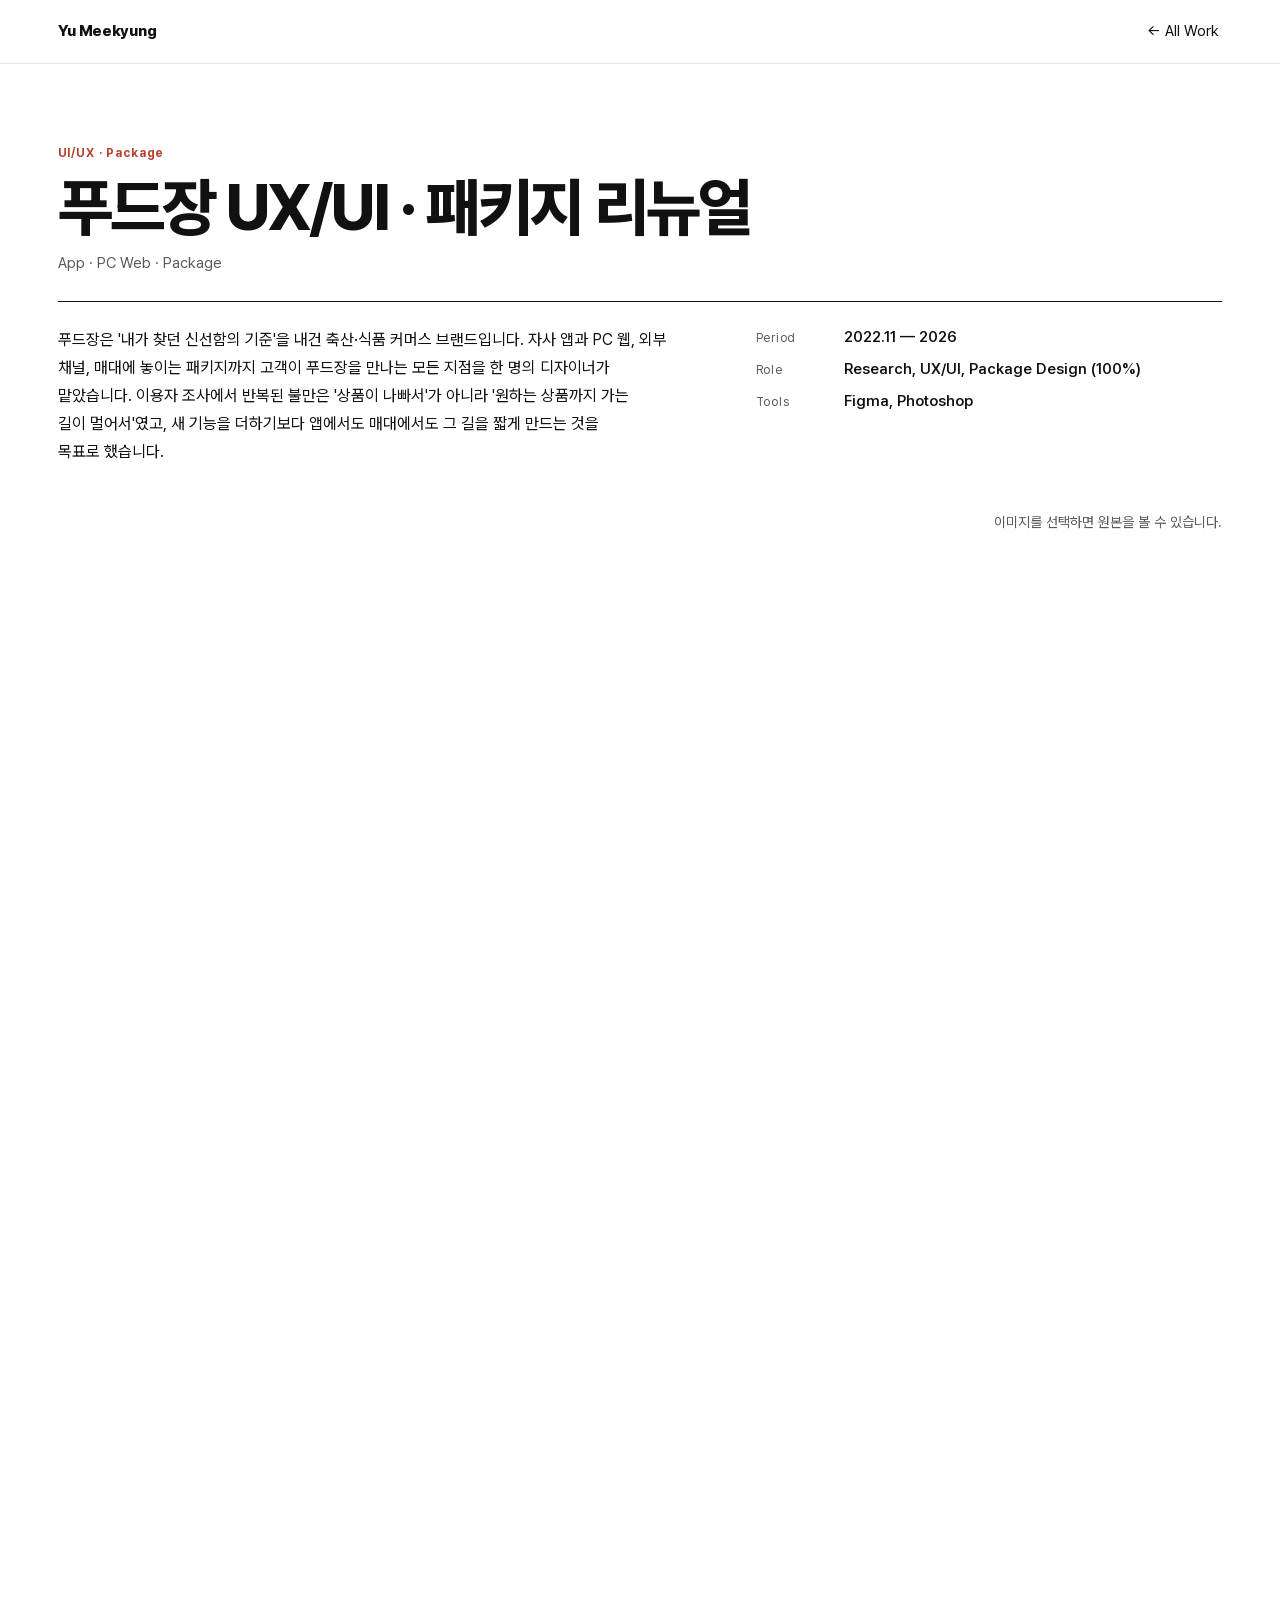
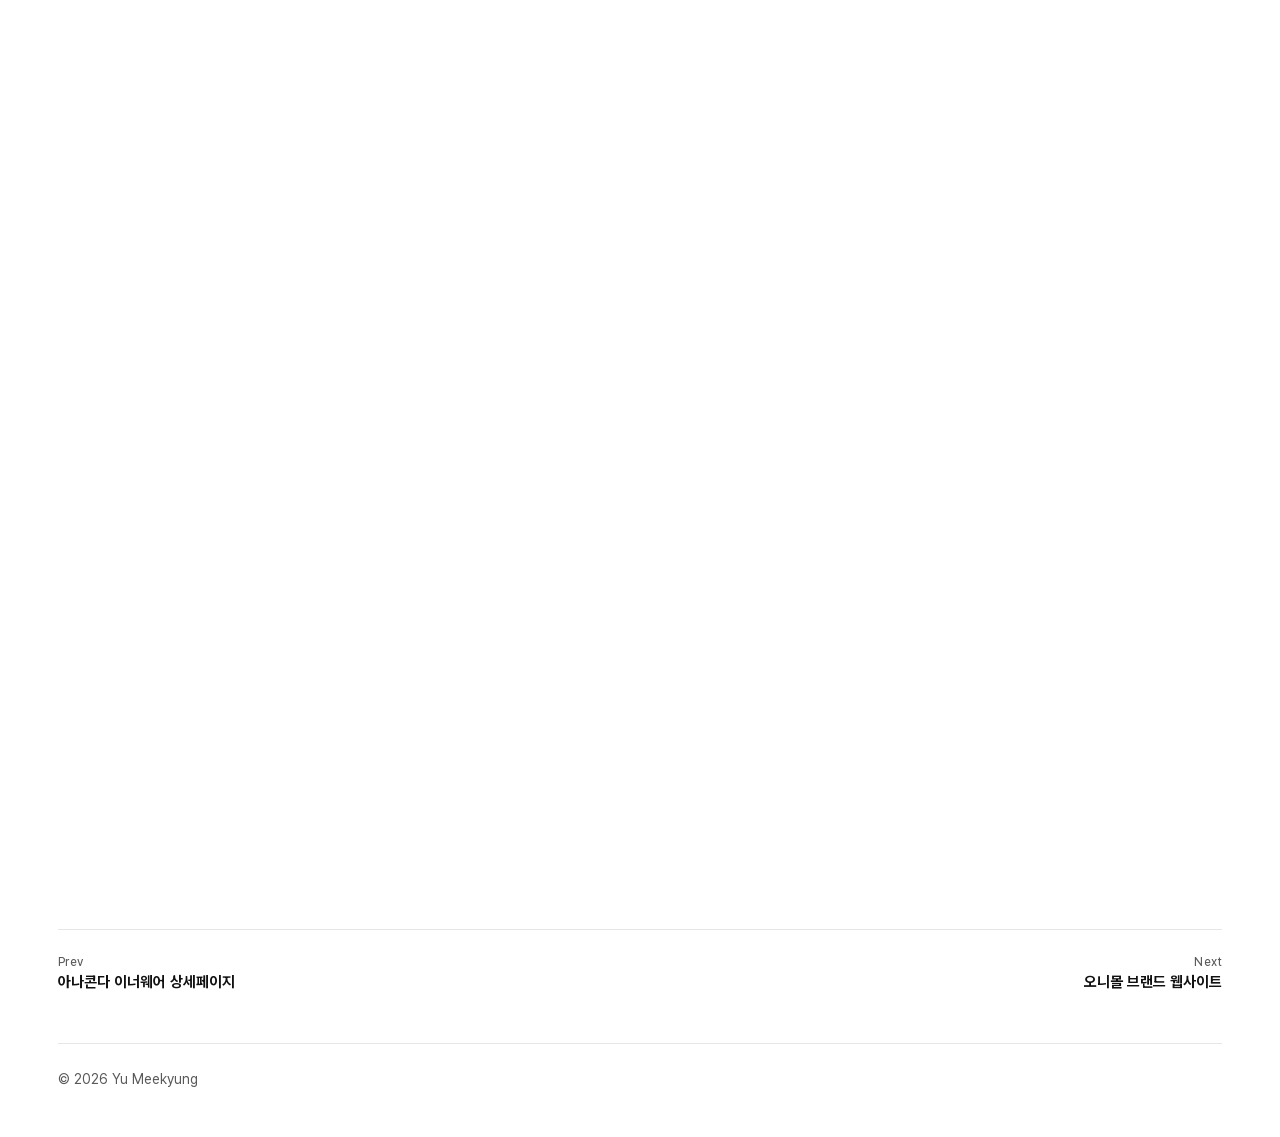
<file: works/foodjang/index.html>
<!doctype html>
<html lang="ko">
<head>
<meta charset="utf-8">
<title>푸드장 UX/UI · 패키지 리뉴얼 — 유미경</title>
<meta http-equiv="refresh" content="0; url=../../project.html#foodjang-renewal">
<link rel="canonical" href="../../project.html#foodjang-renewal">
</head>
<body><a href="../../project.html#foodjang-renewal">푸드장 프로젝트로 이동</a></body>
</html>
</file>
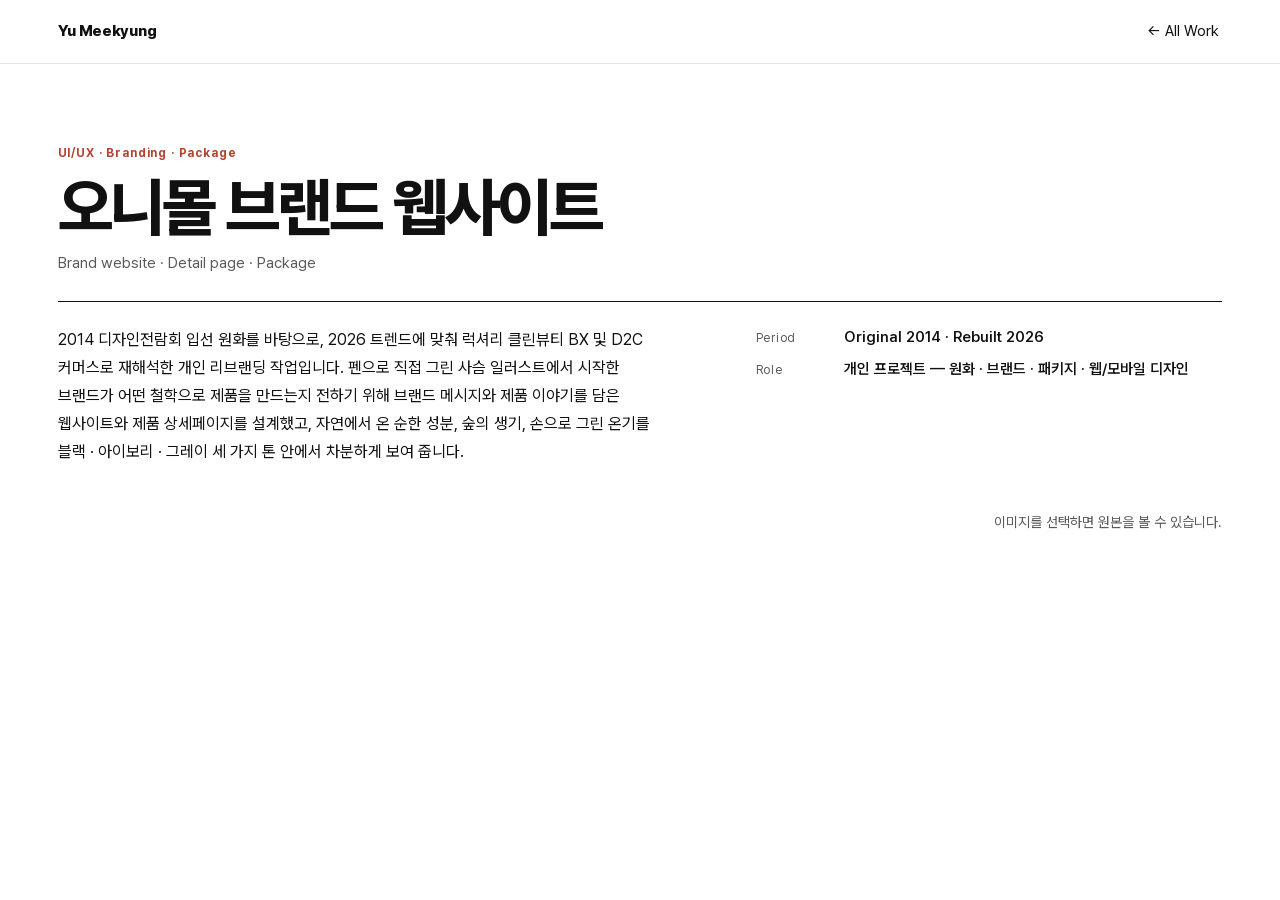
<file: works/onimal/index.html>
<!doctype html>
<html lang="ko">
<head>
<meta charset="utf-8">
<title>오니몰 브랜드 웹사이트 — 유미경</title>
<meta http-equiv="refresh" content="0; url=../../project.html#onimal">
<link rel="canonical" href="../../project.html#onimal">
</head>
<body><a href="../../project.html#onimal">오니몰 프로젝트로 이동</a></body>
</html>
</file>
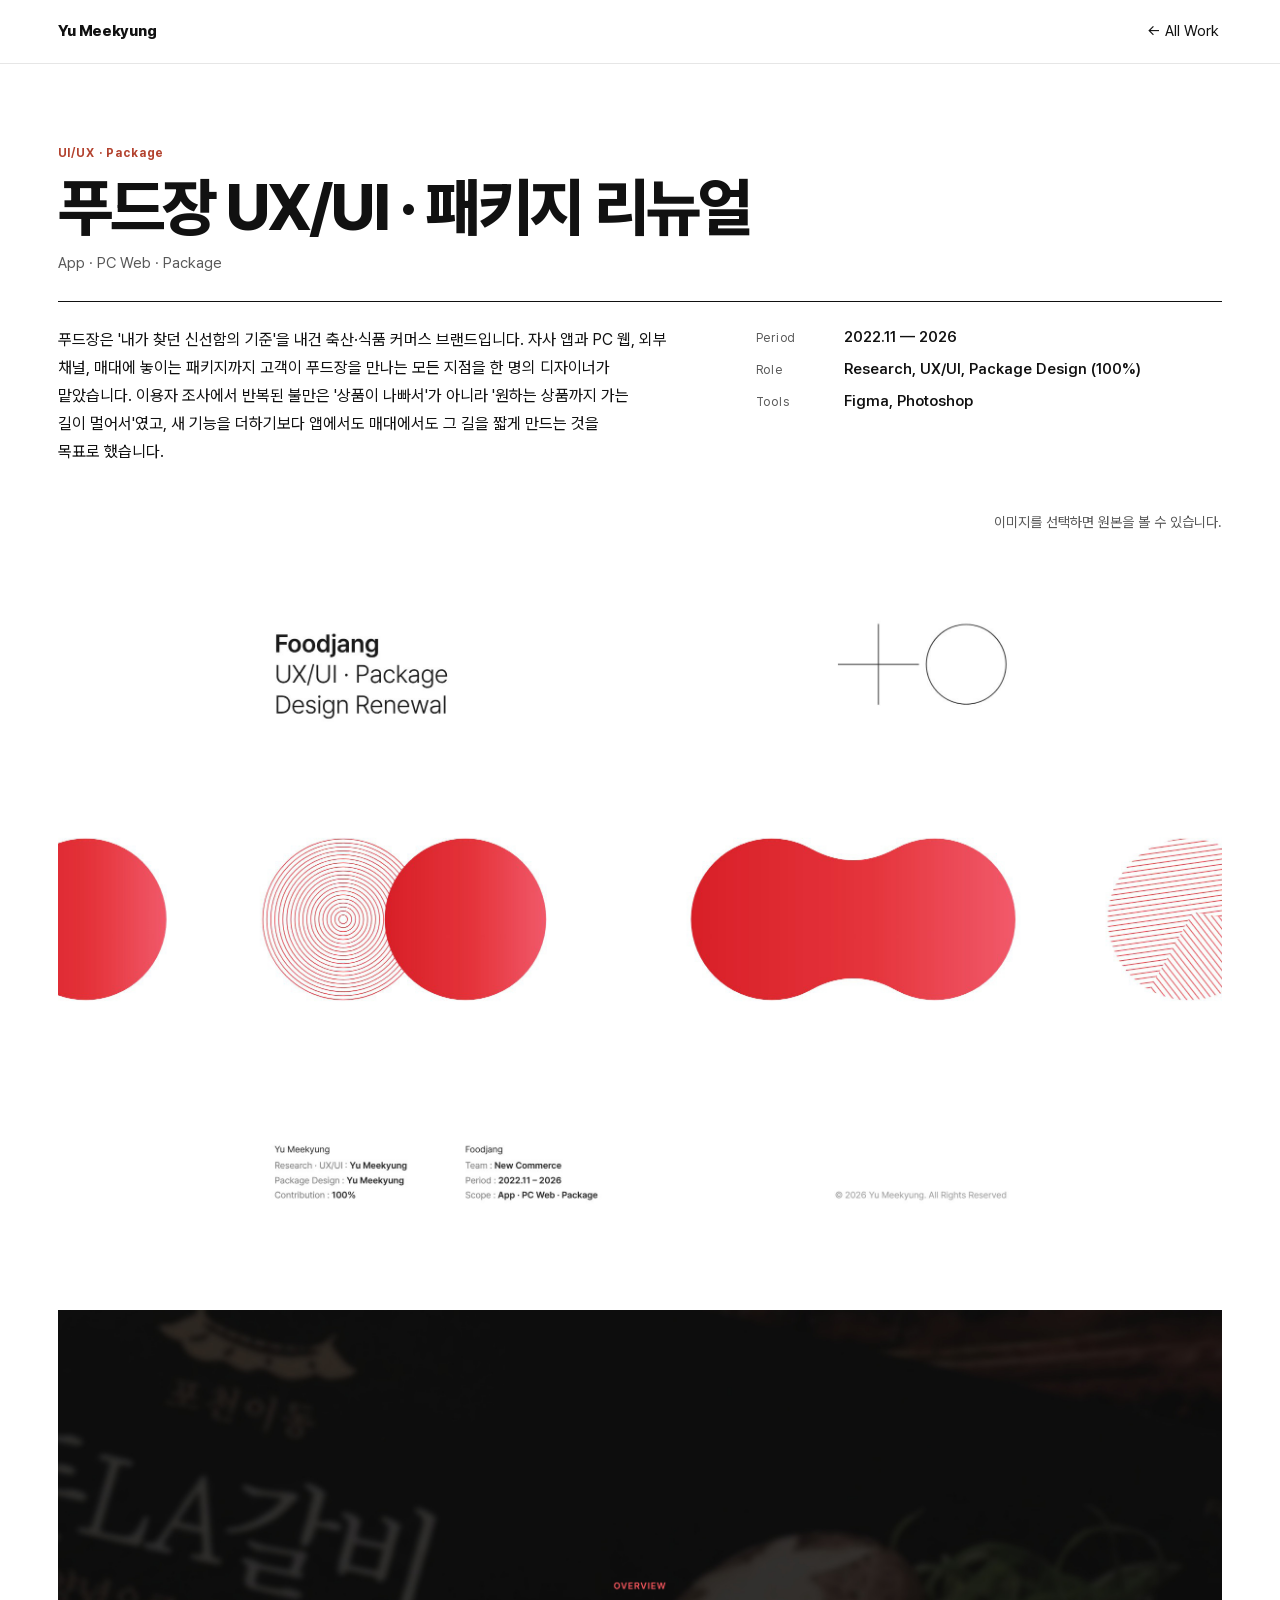
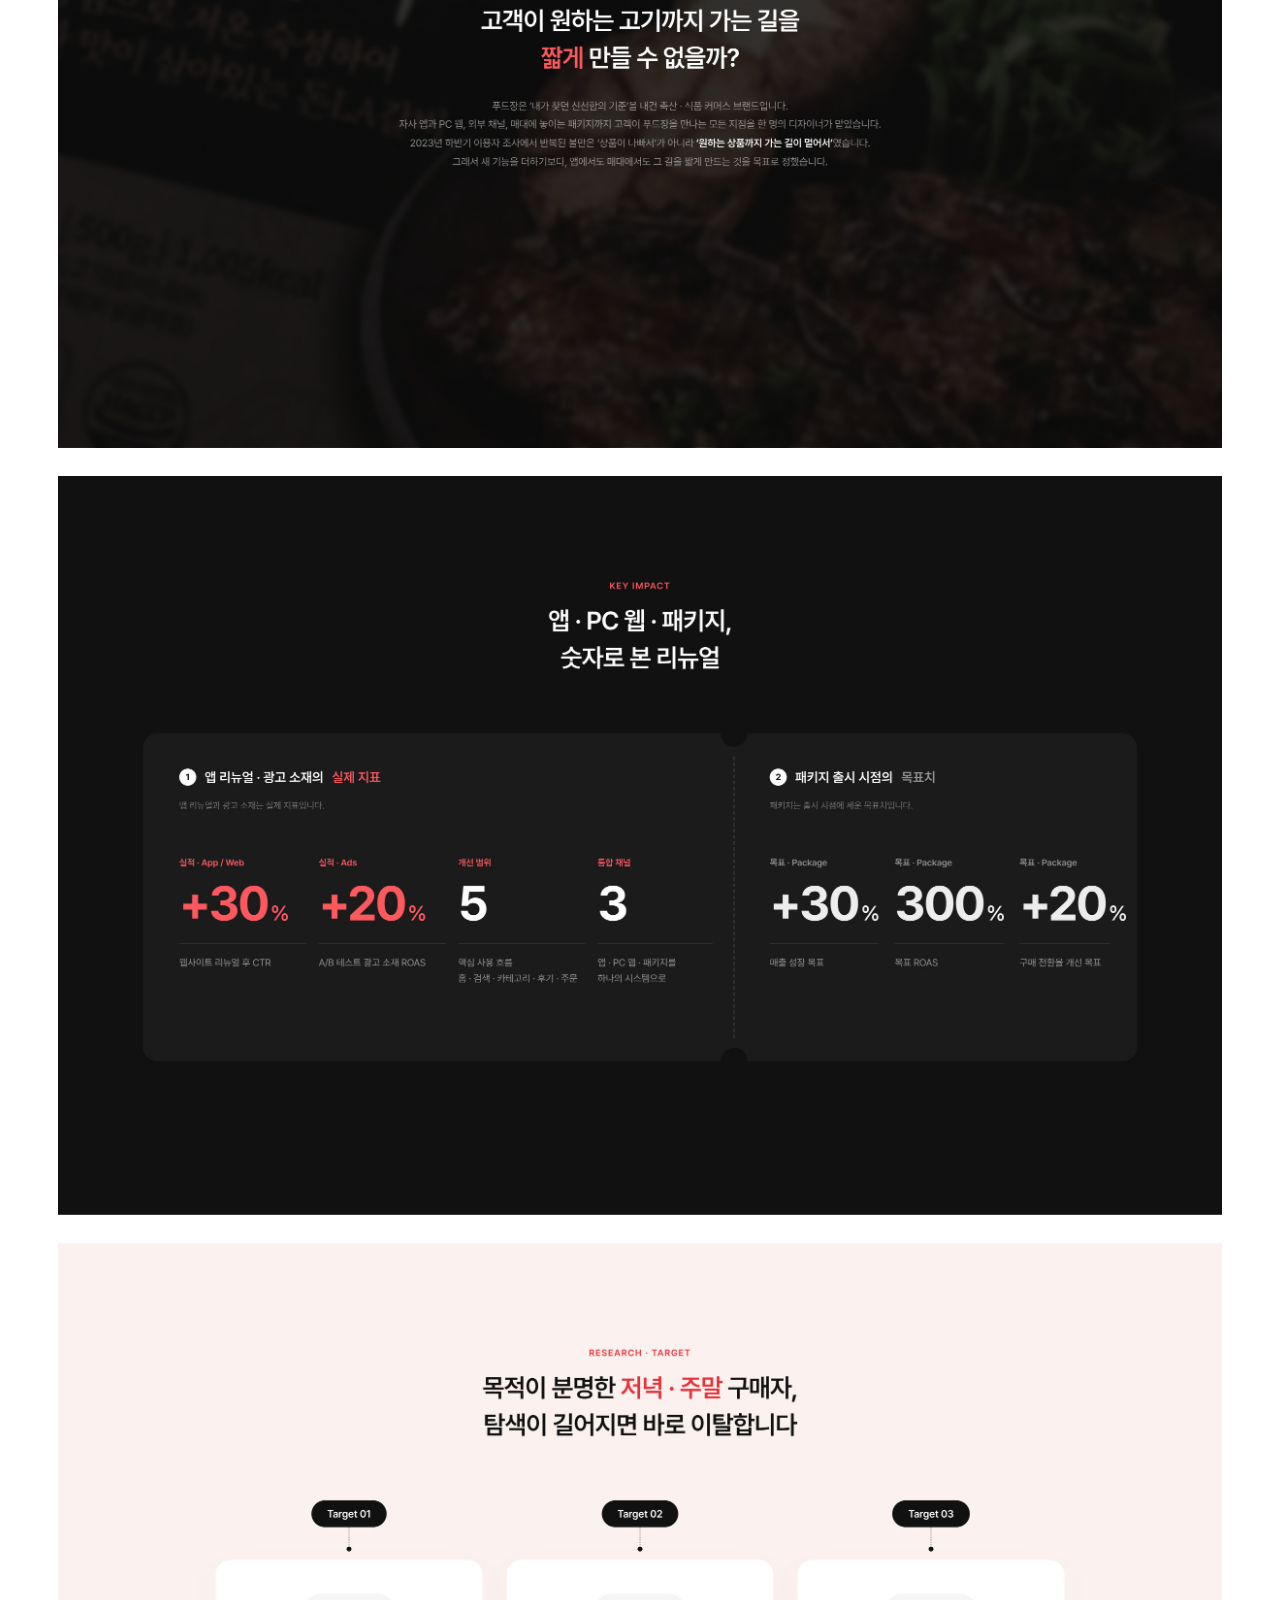
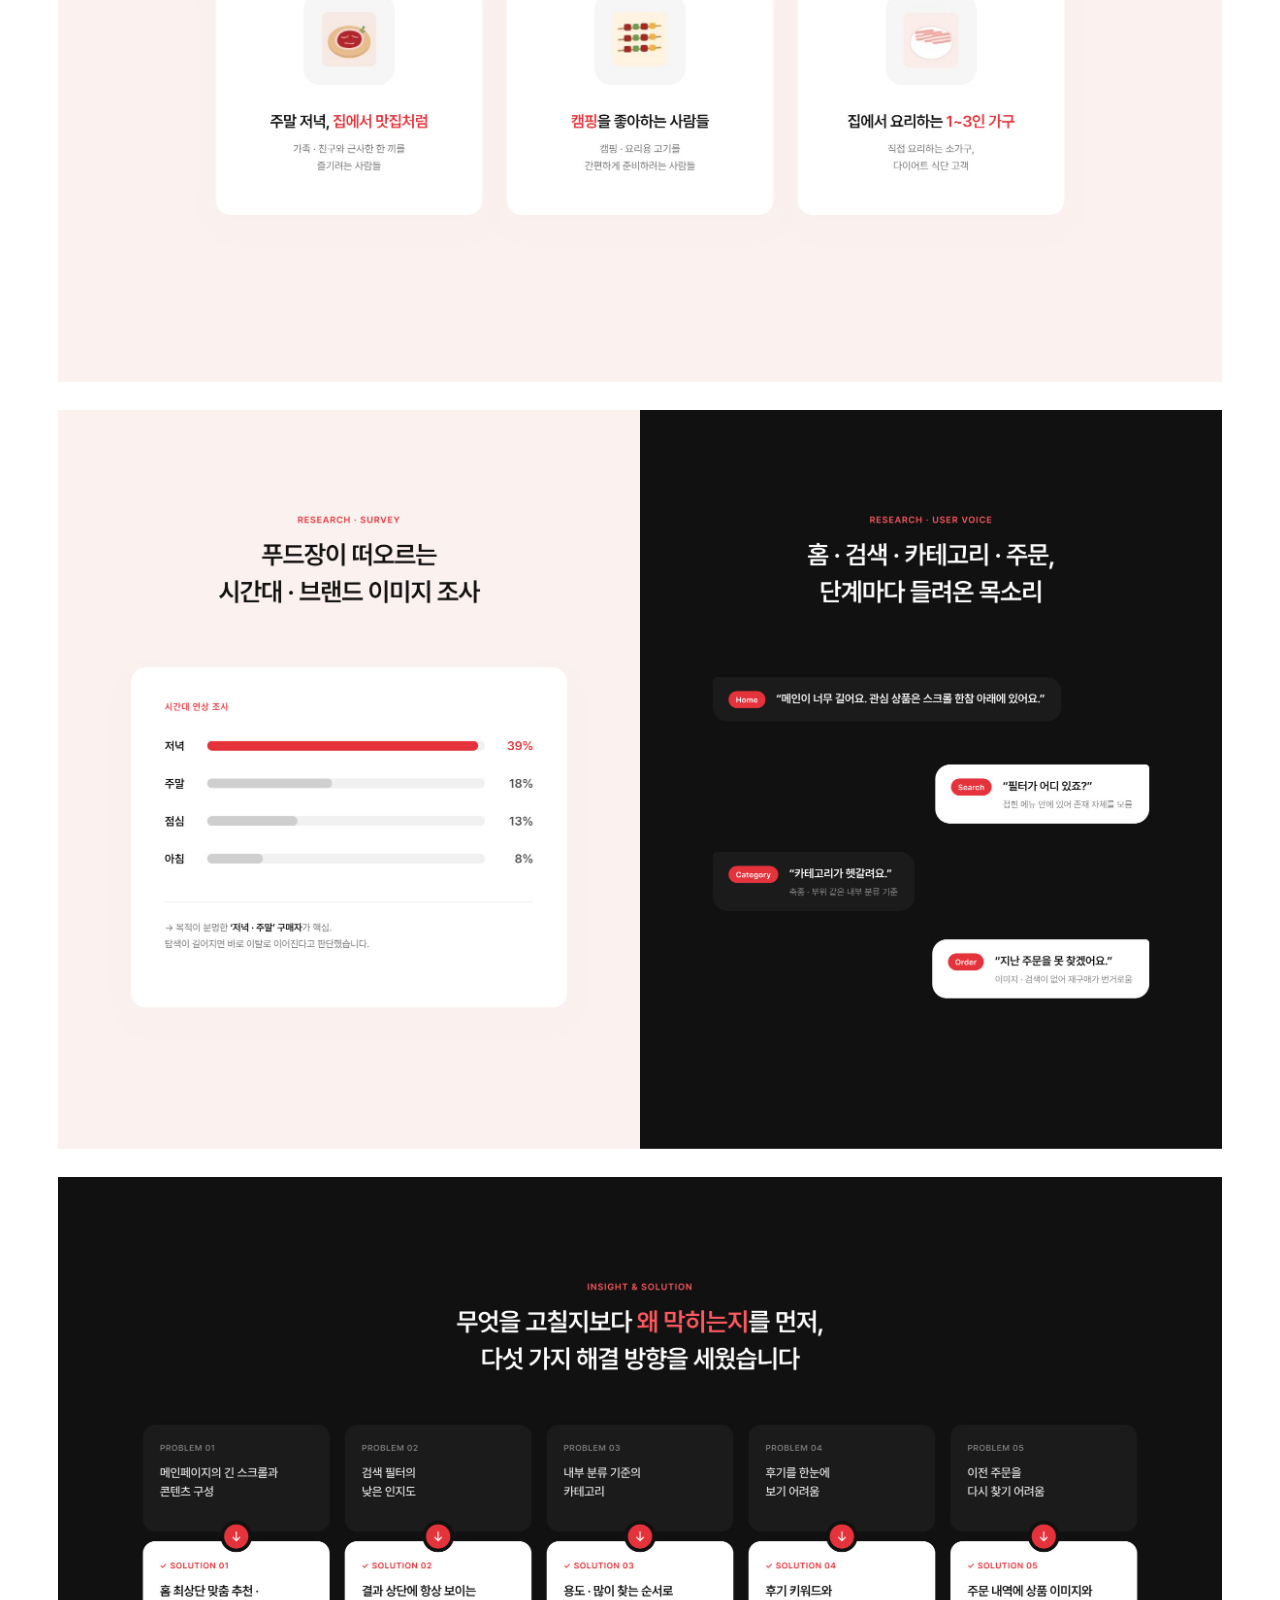
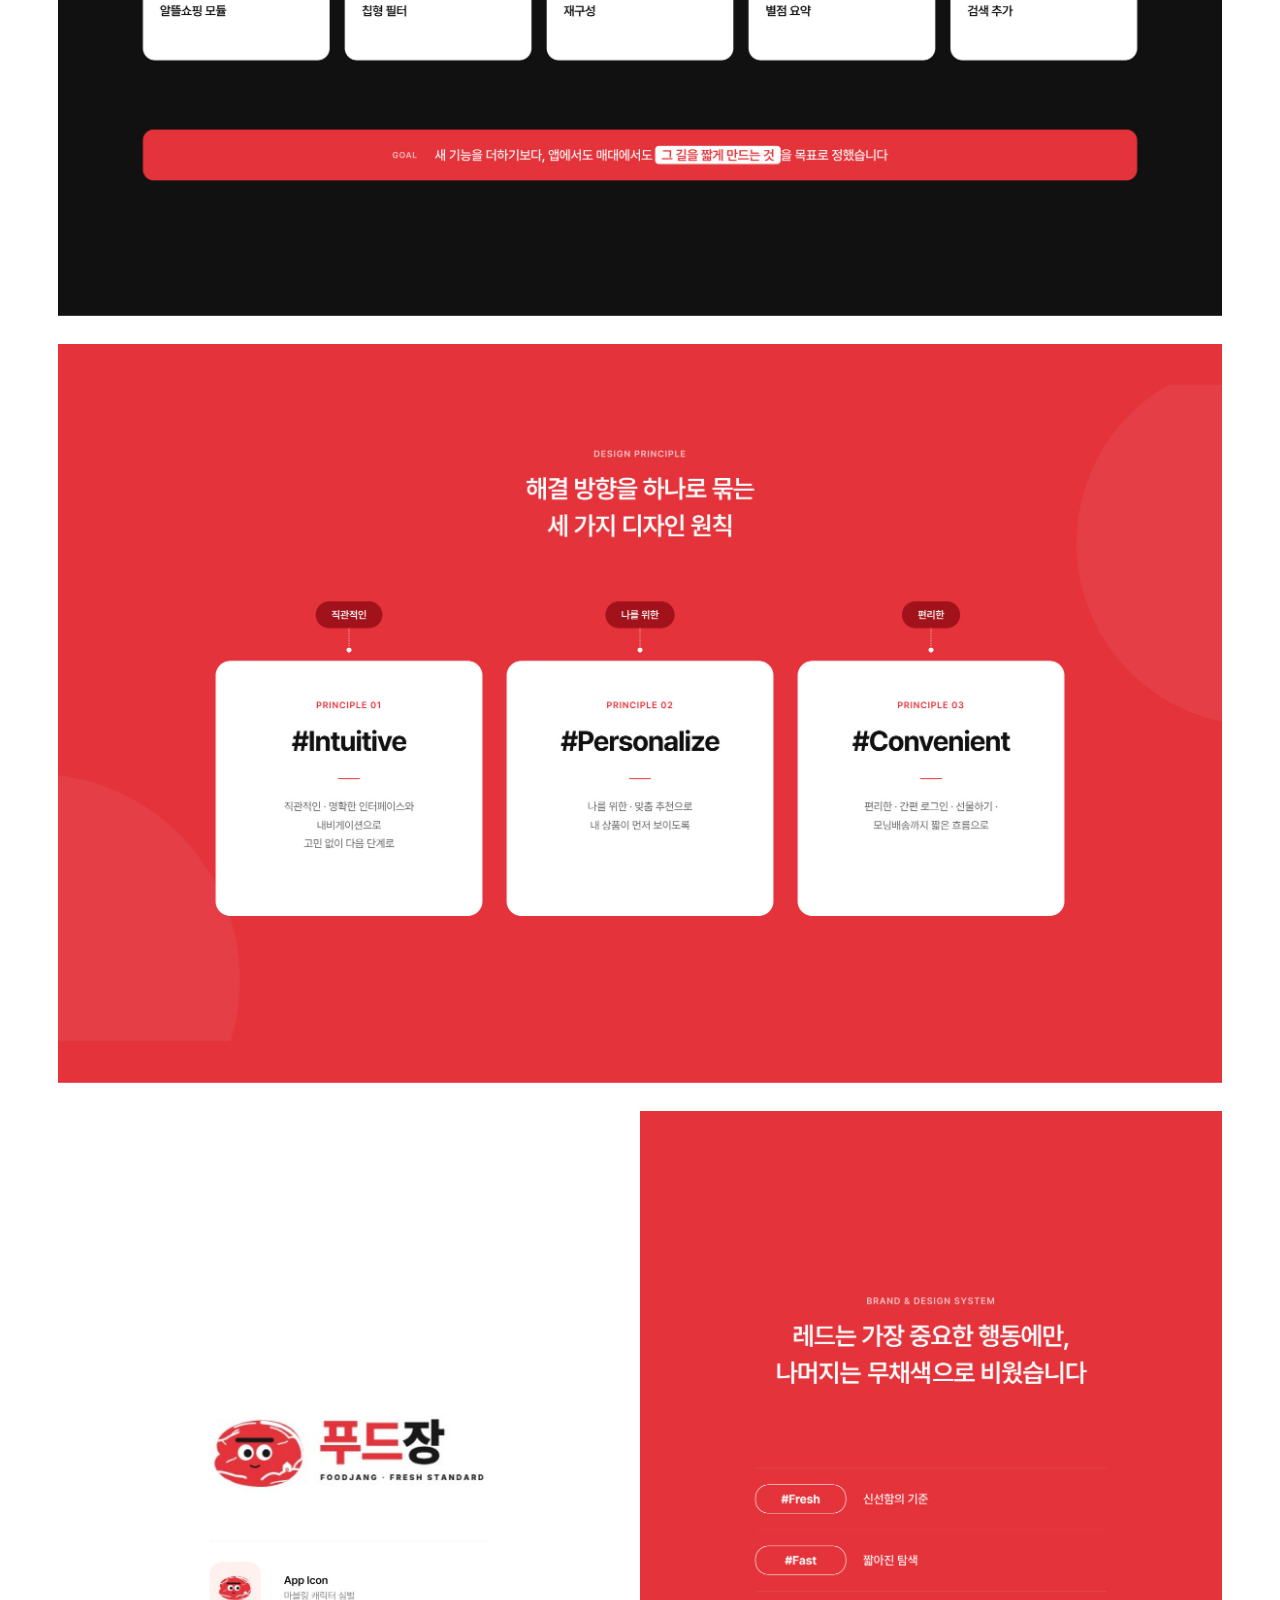
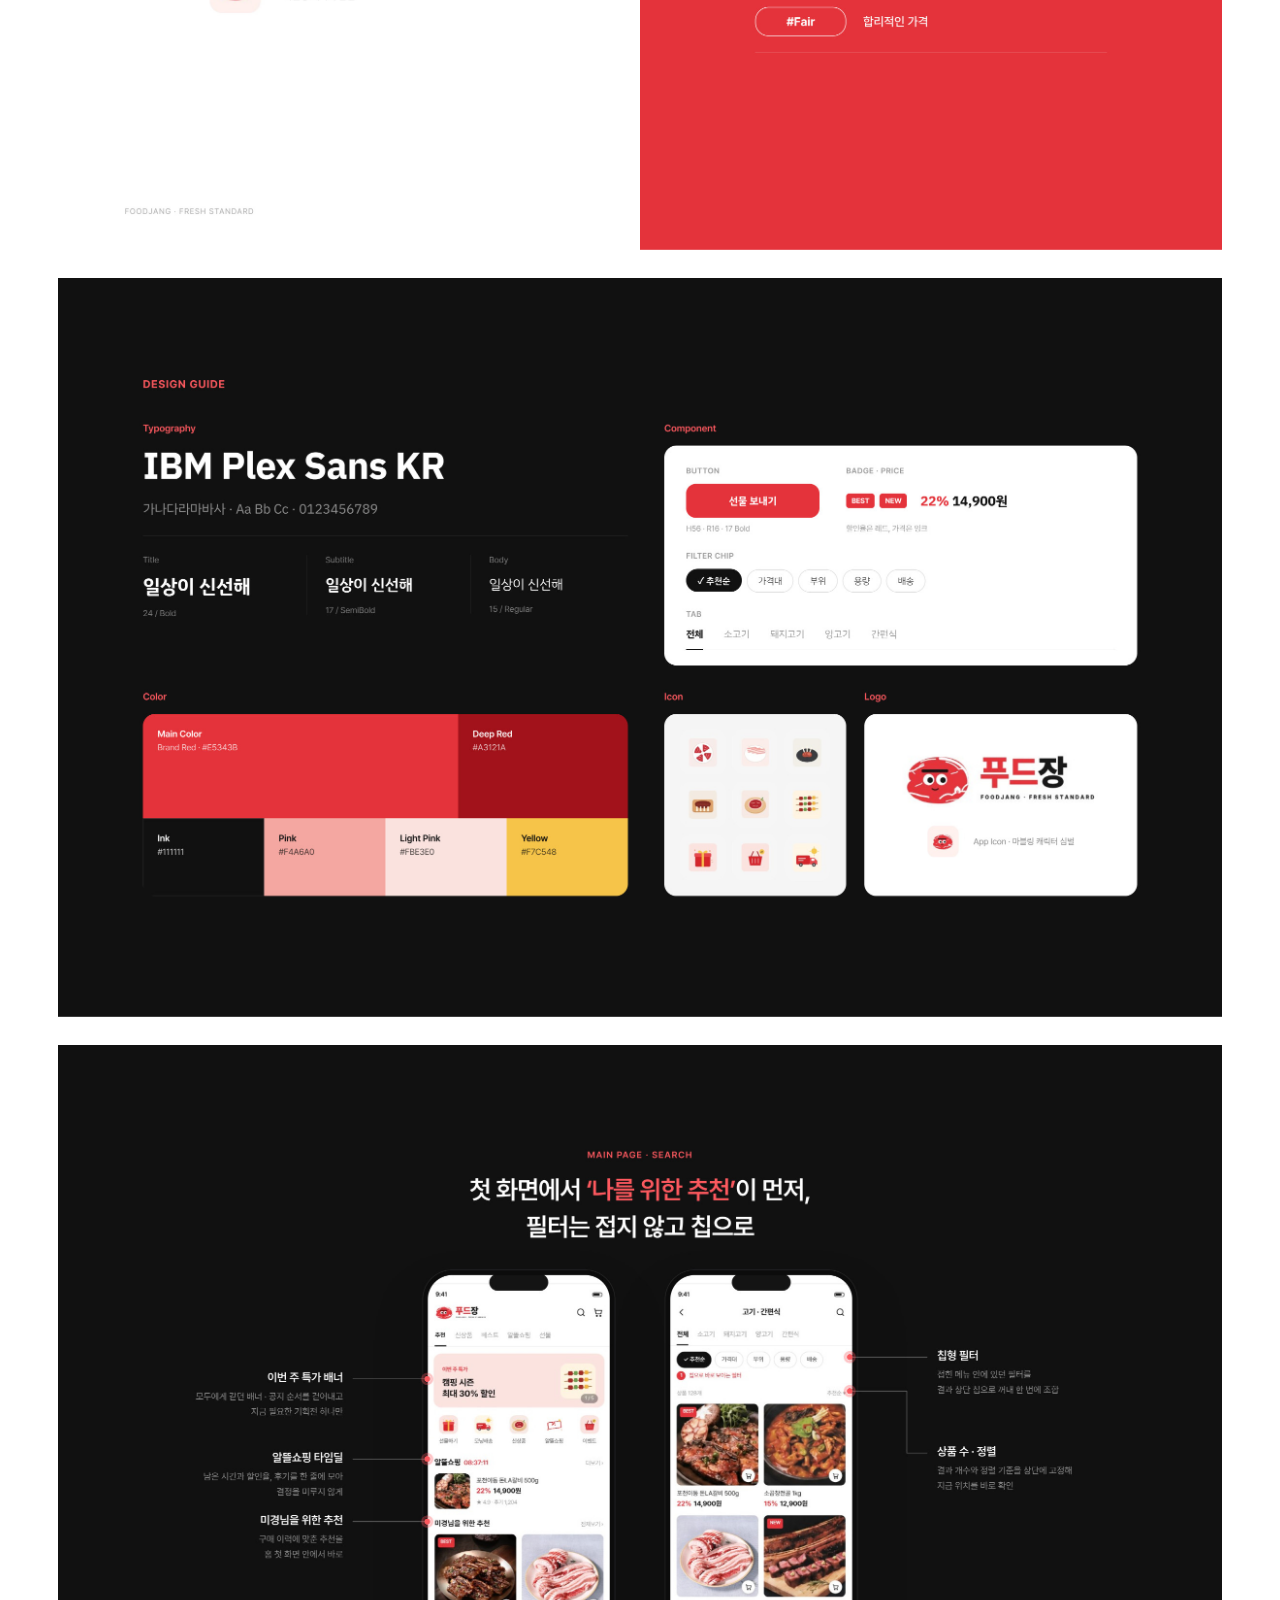
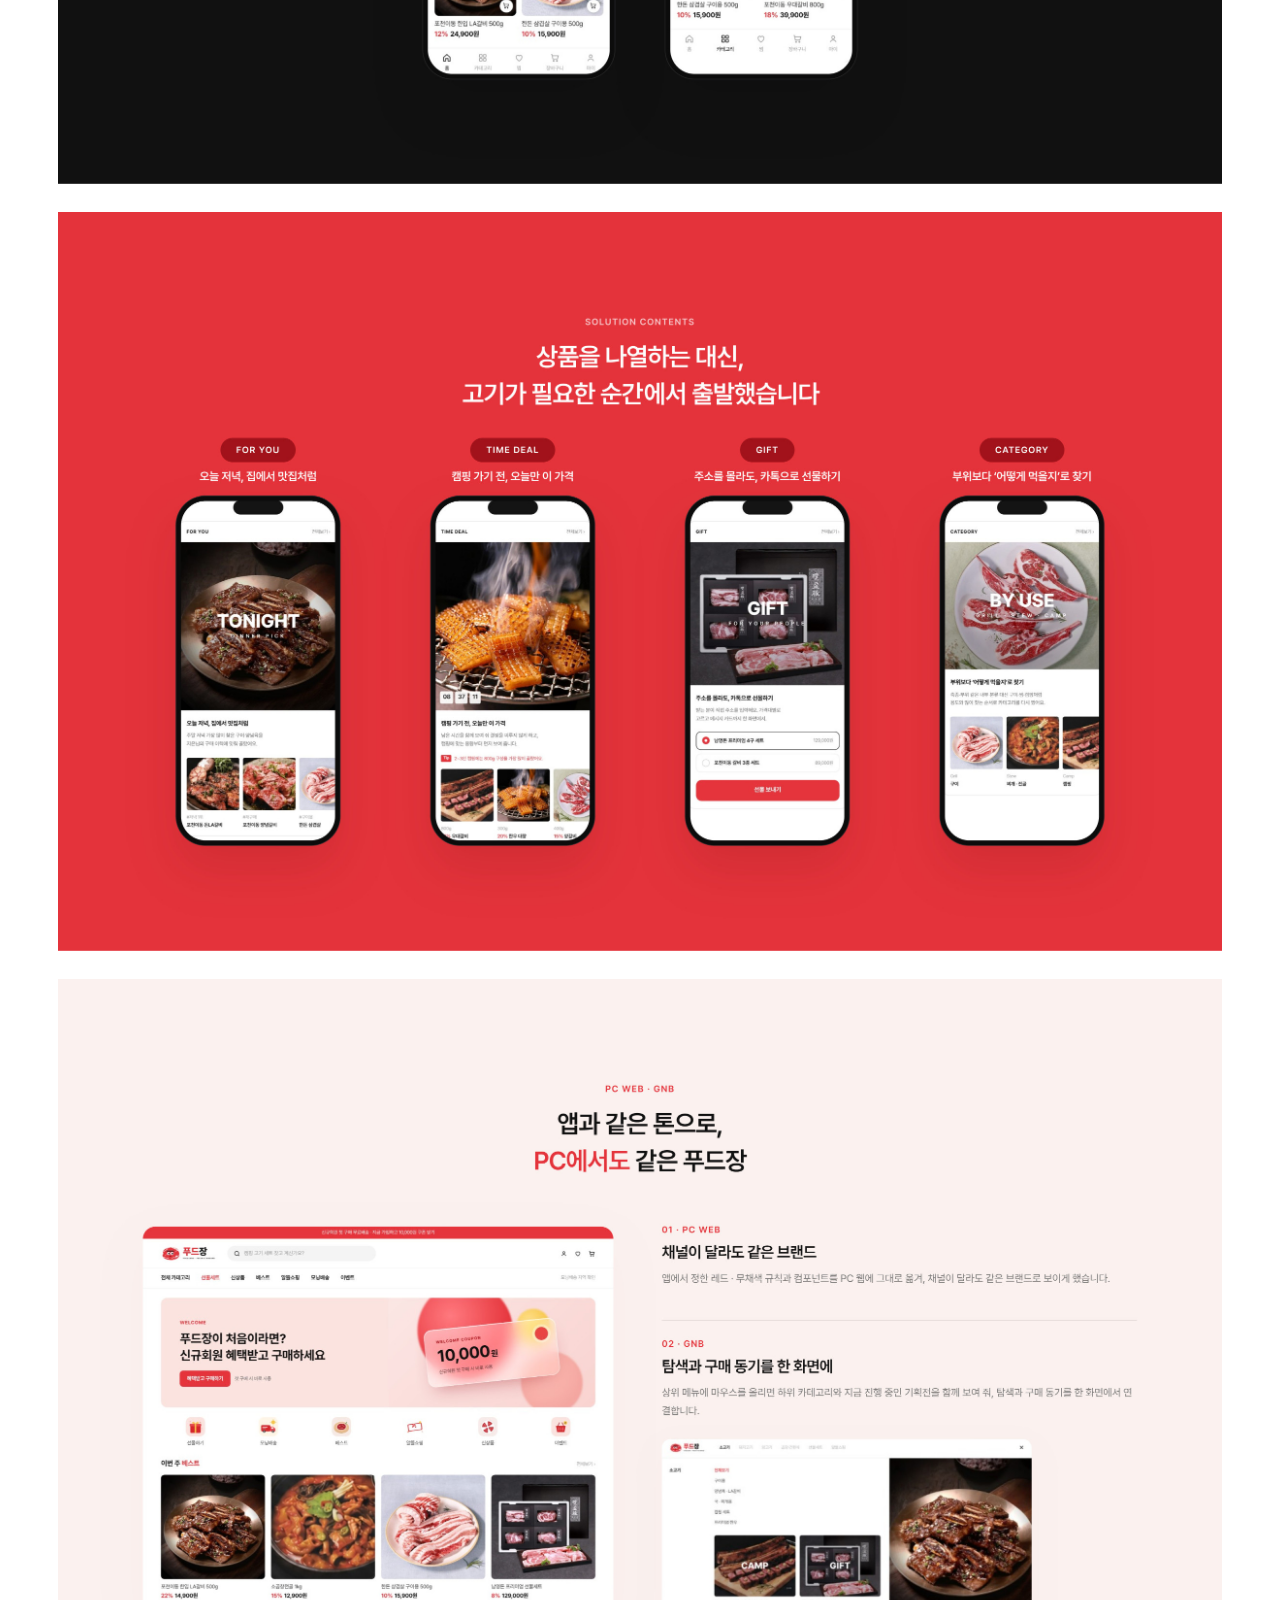
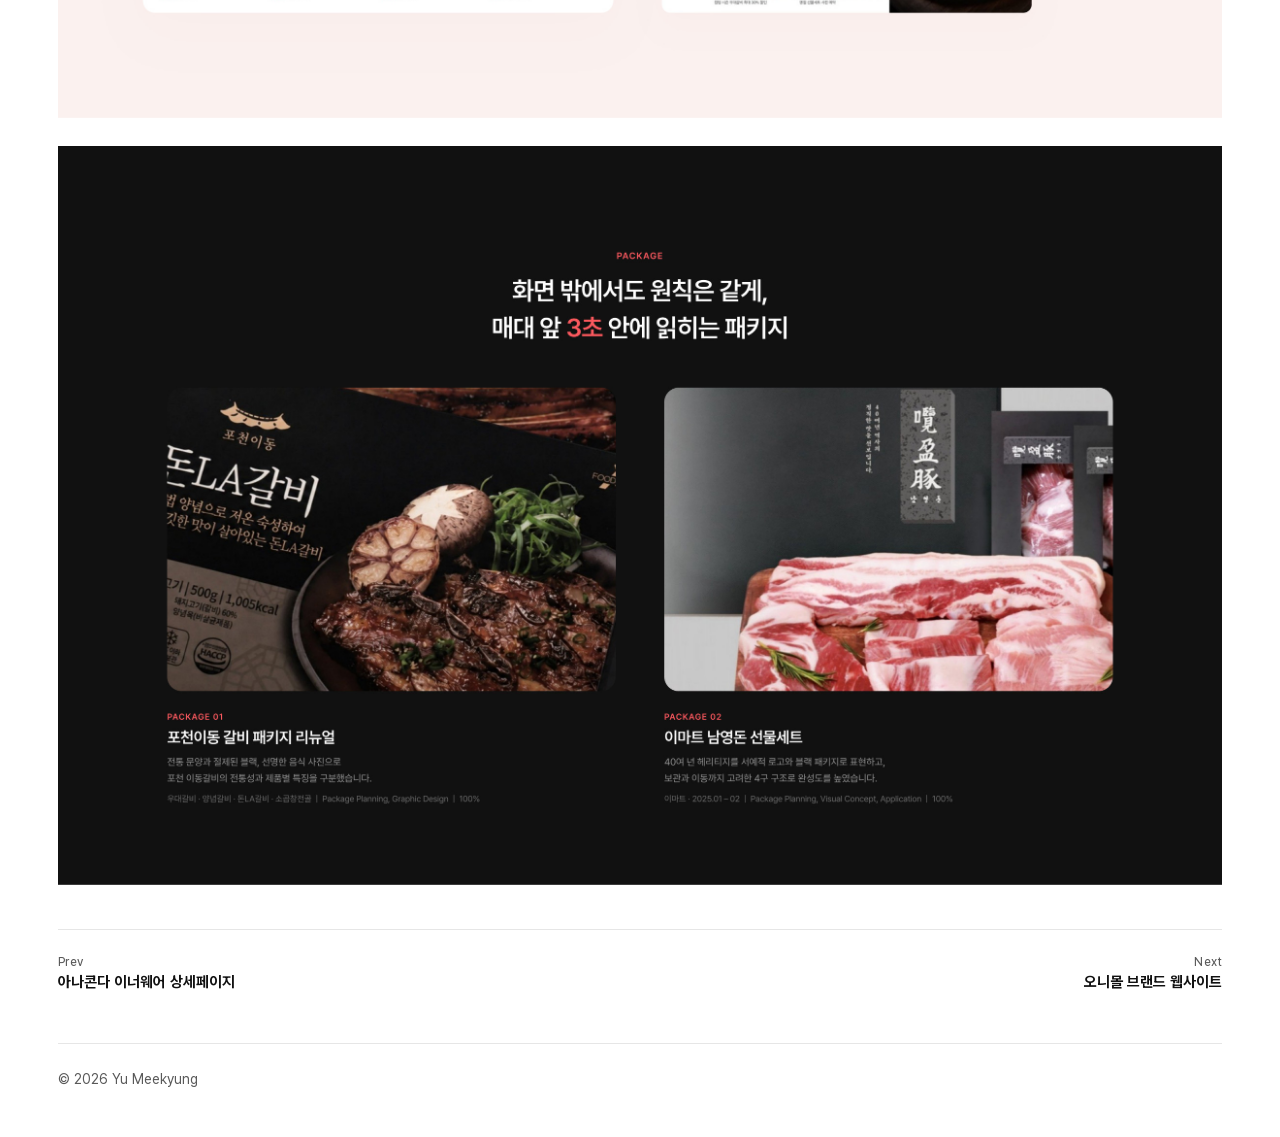
<file: project.html>
<!doctype html>
<html lang="ko">
<head>
  <meta charset="utf-8" />
  <meta name="viewport" content="width=device-width, initial-scale=1" />
  <title>Project</title>
  <link rel="stylesheet" href="css/style.css?v=editorial-20261118" />
</head>
<body>
  <header class="nav">
    <div class="wrap nav-inner">
      <a href="./" class="logo" data-name-en></a>
      <nav aria-label="포트폴리오"><a href="./#work">← All Work</a></nav>
    </div>
  </header>

  <main class="detail">
    <section class="wrap detail-head" aria-labelledby="project-title">
      <p class="eyebrow" data-p-cat></p>
      <h1 id="project-title" data-p-title tabindex="-1"></h1>
      <p class="sub" data-p-subtitle></p>
      <div class="detail-intro">
        <p class="summary" data-p-summary></p>
        <dl class="meta">
          <div><dt>Period</dt><dd data-p-year></dd></div>
          <div><dt>Role</dt><dd data-p-role></dd></div>
          <div><dt>Tools</dt><dd data-p-tools></dd></div>
        </dl>
      </div>
    </section>

    <section class="wrap gallery" aria-label="프로젝트 이미지">
      <p class="gallery-hint">이미지를 선택하면 원본을 볼 수 있습니다.</p>
      <div class="shots"></div>
    </section>

    <nav class="wrap pager" aria-label="다른 프로젝트"></nav>
  </main>

  <footer class="wrap footer">© <span data-year></span> <span data-name-en></span></footer>

  <script src="js/data.js?v=editorial-20261118"></script>
  <script src="js/main.js?v=editorial-20261118"></script>
</body>
</html>
</file>
<file: css/style.css>
@font-face {
  font-family: "Pretendard Variable";
  src: url("../assets/fonts/PretendardVariable.woff2") format("woff2");
  font-style: normal;
  font-weight: 45 920;
  font-display: swap;
}

:root {
  --bg: #ffffff;
  --fg: #111111;
  --muted: #595959;
  --line: #e6e6e6;
  --accent: #e5583e;
  --accent-text: #b3422e;

  --gutter: clamp(20px, 4.5vw, 64px);
  --max: 1280px;
  --column-gap: clamp(16px, 2.25vw, 32px);
  --space-xs: 8px;
  --space-sm: 16px;
  --space-md: 24px;
  --space-lg: clamp(24px, 3.5vw, 48px);
  --space-xl: clamp(56px, 8vw, 112px);
  --nav-height: 64px;

  --type-hero: clamp(64px, 8.5vw, 120px);
  --type-page: clamp(38px, 5vw, 72px);
  --type-section: clamp(34px, 4vw, 56px);
  --type-subheading: clamp(21px, 2vw, 28px);
  --type-body: clamp(16px, 1.25vw, 18px);
  --type-caption: 14px;
  --type-label: 12px;
  --type-meta: 15px;
  --font-label: "IBM Plex Mono", ui-monospace, monospace;
}

* { box-sizing: border-box; margin: 0; padding: 0; }
html { scroll-behavior: smooth; scroll-padding-top: calc(var(--nav-height) + 16px); }
body {
  color: var(--fg);
  background: var(--bg);
  font-family: "Pretendard Variable", Pretendard, "Apple SD Gothic Neo", "Malgun Gothic", system-ui, sans-serif;
  font-size: var(--type-body);
  line-height: 1.7;
  word-break: keep-all;
  overflow-wrap: anywhere;
  -webkit-font-smoothing: antialiased;
}
a { color: inherit; text-decoration: none; }
ul { list-style: none; }
img { display: block; max-width: 100%; }
:where(a,button):focus-visible { outline: 2px solid var(--accent-text); outline-offset: 4px; }
.wrap { width: min(calc(100% - var(--gutter) - var(--gutter)), var(--max)); margin-inline: auto; }

.nav {
  position: sticky;
  inset-block-start: 0;
  z-index: 10;
  border-bottom: 1px solid var(--line);
  background: var(--bg);
}
.nav-inner {
  min-height: calc(var(--nav-height) - 1px);
  display: flex;
  justify-content: space-between;
  align-items: center;
  gap: var(--space-sm);
  font-size: var(--type-meta);
}
.nav-inner nav { display: flex; align-items: center; gap: clamp(8px, 2.25vw, 32px); }
.nav-inner a { min-height: 44px; display: inline-flex; align-items: center; }
.nav-inner nav a { padding-inline: 3px; }
.logo { font-weight: 800; letter-spacing: -0.02em; }
.nav-inner a:hover, .links a:hover, .pager a:hover, .card > a:hover h3 { color: var(--accent-text); }

.hero { border-bottom: 1px solid var(--line); }
.hero-in {
  display: grid;
  grid-template-columns: repeat(12, minmax(0, 1fr));
  align-items: start;
  column-gap: var(--column-gap);
  padding-block: clamp(48px, 7.5vw, 108px) clamp(48px, 6vw, 88px);
}
.hero-eyebrow {
  grid-column: 1 / -1;
  margin-bottom: var(--space-md);
  font: 500 var(--type-label)/1.6 var(--font-label);
  letter-spacing: 0.075em;
  color: var(--muted);
}
.hero-name {
  grid-column: 1 / 7;
  font-size: var(--type-hero);
  font-weight: 800;
  line-height: 0.98;
  letter-spacing: -0.055em;
}
.hero-copy { grid-column: 7 / -1; }
.hero-lead {
  font-size: clamp(24px, 2.85vw, 40px);
  line-height: 1.28;
  font-weight: 680;
  letter-spacing: -0.035em;
  text-wrap: balance;
}
.hero-accent { display: block; color: var(--accent-text); }
.hero-sub { max-width: 40ch; margin-top: var(--space-sm); color: var(--muted); text-wrap: pretty; }
.hero-scroll {
  display: inline-flex;
  align-items: center;
  gap: var(--space-md);
  min-height: 44px;
  margin-top: var(--space-md);
  border-bottom: 1px solid currentColor;
  font-size: var(--type-meta);
  font-weight: 650;
}
.hero-scroll svg { width: 18px; height: 18px; }
.hero-scroll:hover { color: var(--accent-text); }

#work { padding-top: var(--space-lg); }
.section-head {
  display: flex;
  flex-wrap: wrap;
  justify-content: space-between;
  align-items: baseline;
  gap: var(--space-xs) var(--column-gap);
  padding-bottom: var(--space-sm);
  margin-bottom: var(--space-md);
  border-bottom: 1px solid var(--fg);
}
.section-head h2, .about > h2 {
  font-size: var(--type-section);
  font-weight: 780;
  line-height: 1.08;
  letter-spacing: -0.04em;
}
.filters { display: flex; flex-wrap: wrap; gap: 0 clamp(12px, 2vw, 24px); }
.filters button {
  min-height: 44px;
  padding: 0 2px;
  border: 0;
  border-bottom: 2px solid transparent;
  color: var(--muted);
  background: none;
  cursor: pointer;
  font-family: inherit;
  font-size: var(--type-caption);
  font-weight: 600;
}
.filters button:hover { color: var(--fg); }
.filters button[aria-pressed="true"] { color: var(--fg); border-bottom-color: var(--accent); }

.grid {
  display: grid;
  grid-template-columns: repeat(2, minmax(0, 1fr));
  gap: clamp(36px, 5vw, 72px) var(--column-gap);
}
.card[hidden] { display: none; }
.card > a { display: block; }
.thumb { aspect-ratio: 1600 / 1014; background: var(--c); }
.thumb-img { width: 100%; height: 100%; object-fit: contain; }
.card-caption { display: grid; gap: 4px; padding-top: var(--space-sm); }
.card h3 {
  font-size: var(--type-subheading);
  font-weight: 730;
  line-height: 1.24;
  letter-spacing: -0.035em;
  text-wrap: pretty;
}
.card p { color: var(--muted); font-size: var(--type-meta); line-height: 1.5; }
.tags { color: var(--accent-text); font-size: var(--type-label); font-weight: 650; letter-spacing: 0.025em; }
.ph { display: grid; place-items: center; color: var(--fg); font-weight: 700; }

.about { padding-block-start: var(--space-xl); }
.about > h2 { padding-bottom: var(--space-sm); margin-bottom: var(--space-lg); border-bottom: 1px solid var(--fg); }
.about-body { display: grid; grid-template-columns: minmax(0, 5fr) minmax(0, 7fr); gap: var(--space-lg); }
.about-name { margin-bottom: var(--space-sm); font-size: var(--type-subheading); }
.about-name span { margin-inline-start: 6px; color: var(--muted); font-size: var(--type-meta); }
.motto { margin-bottom: var(--space-xs); font-weight: 680; }
.about [data-about] { max-width: 52ch; color: var(--muted); }
.about h3 { margin-bottom: var(--space-xs); font-size: 18px; font-weight: 730; letter-spacing: -0.02em; }
.exp { margin-bottom: var(--space-lg); }
.exp li { display: grid; grid-template-columns: minmax(112px, 1fr) minmax(0, 3fr); gap: var(--space-sm); padding: 12px 0; border-top: 1px solid var(--line); }
.exp span, .exp p { color: var(--muted); font-size: var(--type-caption); }
.exp span { font-variant-numeric: tabular-nums; }
.exp strong { display: block; font-size: var(--type-meta); line-height: 1.5; }
.skills { display: flex; flex-wrap: wrap; gap: 4px var(--space-sm); color: var(--muted); font-size: var(--type-meta); }
.btn {
  display: inline-flex;
  align-items: center;
  min-height: 44px;
  margin-top: var(--space-md);
  padding-inline: var(--space-sm);
  background: var(--fg);
  color: var(--bg);
  font-size: var(--type-meta);
}
.btn:hover { background: var(--accent-text); }

.contact { padding-block: var(--space-xl) var(--space-lg); }
.contact h2 { font-size: var(--type-page); font-weight: 780; line-height: 1.1; letter-spacing: -0.045em; }
.mail { display: inline-flex; align-items: center; min-height: 44px; margin-top: var(--space-sm); color: var(--accent-text); font-size: var(--type-subheading); border-bottom: 1px solid currentColor; }
.links { display: flex; flex-wrap: wrap; gap: 0 var(--space-md); margin-top: var(--space-sm); font-size: var(--type-meta); }
.links a { display: inline-flex; align-items: center; min-height: 44px; }
.footer { padding-block: var(--space-md) var(--space-lg); color: var(--muted); font-size: var(--type-caption); border-top: 1px solid var(--line); }

.detail-head { padding-block: clamp(40px, 6.2vw, 88px) var(--space-lg); }
.eyebrow {
  margin-bottom: var(--space-xs);
  color: var(--accent-text);
  font-weight: 680;
  font-size: var(--type-label);
  letter-spacing: 0.07em;
}
.detail-head h1 {
  max-width: 24ch;
  font-size: var(--type-page);
  font-weight: 780;
  letter-spacing: -0.045em;
  line-height: 1.12;
  text-wrap: balance;
}
.sub { margin-top: var(--space-xs); color: var(--muted); font-size: var(--type-meta); }
.detail-intro {
  display: grid;
  grid-template-columns: minmax(0, 7fr) minmax(0, 5fr);
  gap: var(--space-md) var(--space-lg);
  margin-top: var(--space-md);
  padding-top: var(--space-md);
  border-top: 1px solid var(--fg);
  align-items: start;
}
.summary { max-width: 61ch; color: var(--fg); line-height: 1.75; text-wrap: pretty; }
.meta { display: grid; gap: var(--space-xs); }
.meta div { display: grid; grid-template-columns: 5em minmax(0, 1fr); gap: var(--space-xs); }
.meta div[hidden] { display: none; }
.meta dt { color: var(--muted); font-size: var(--type-label); letter-spacing: 0.06em; line-height: 2; }
.meta dd { font-size: var(--type-meta); line-height: 1.5; font-weight: 570; }

.gallery-hint { margin-bottom: var(--space-xs); color: var(--muted); font-size: var(--type-caption); text-align: right; }
.shots { display: grid; gap: clamp(12px, 2.25vw, 32px); }
.shots a { display: block; }
.shots .shot { width: 100%; height: auto; }

.pager {
  display: grid;
  grid-template-columns: repeat(2, minmax(0, 1fr));
  gap: var(--column-gap);
  margin-top: var(--space-lg);
  padding-block: var(--space-md) var(--space-lg);
  border-top: 1px solid var(--line);
}
.pager a { display: flex; flex-direction: column; min-height: 44px; font-size: var(--type-meta); font-weight: 660; line-height: 1.45; }
.pager small { color: var(--muted); font-weight: 450; font-size: var(--type-label); letter-spacing: 0.04em; }
.pager .next { text-align: right; }

@media (max-width: 940px) {
  .hero-name { grid-column: 1 / 6; }
  .hero-copy { grid-column: 6 / -1; }
  .about-body { grid-template-columns: 1fr; }
}
@media (max-width: 760px) {
  .detail-intro { grid-template-columns: 1fr; }
}
@media (max-width: 620px) {
  :root { --nav-height: 56px; }
  .hero-in { display: block; }
  .hero-eyebrow { margin-bottom: var(--space-sm); }
  .hero-copy { margin-top: var(--space-md); }
  .hero-lead { text-wrap: pretty; }
  .hero-scroll { margin-top: var(--space-sm); }
  .grid { grid-template-columns: 1fr; }
  .card-caption { padding-top: 12px; }
  .section-head { align-items: flex-start; }
  .section-head h2 { flex-basis: 100%; }
  .filters { gap: 0 16px; }
  .exp li { grid-template-columns: 1fr; gap: 2px; }
  .gallery-hint { text-align: left; }
}
@media (prefers-reduced-motion: reduce) {
  html { scroll-behavior: auto; }
}
</file>
